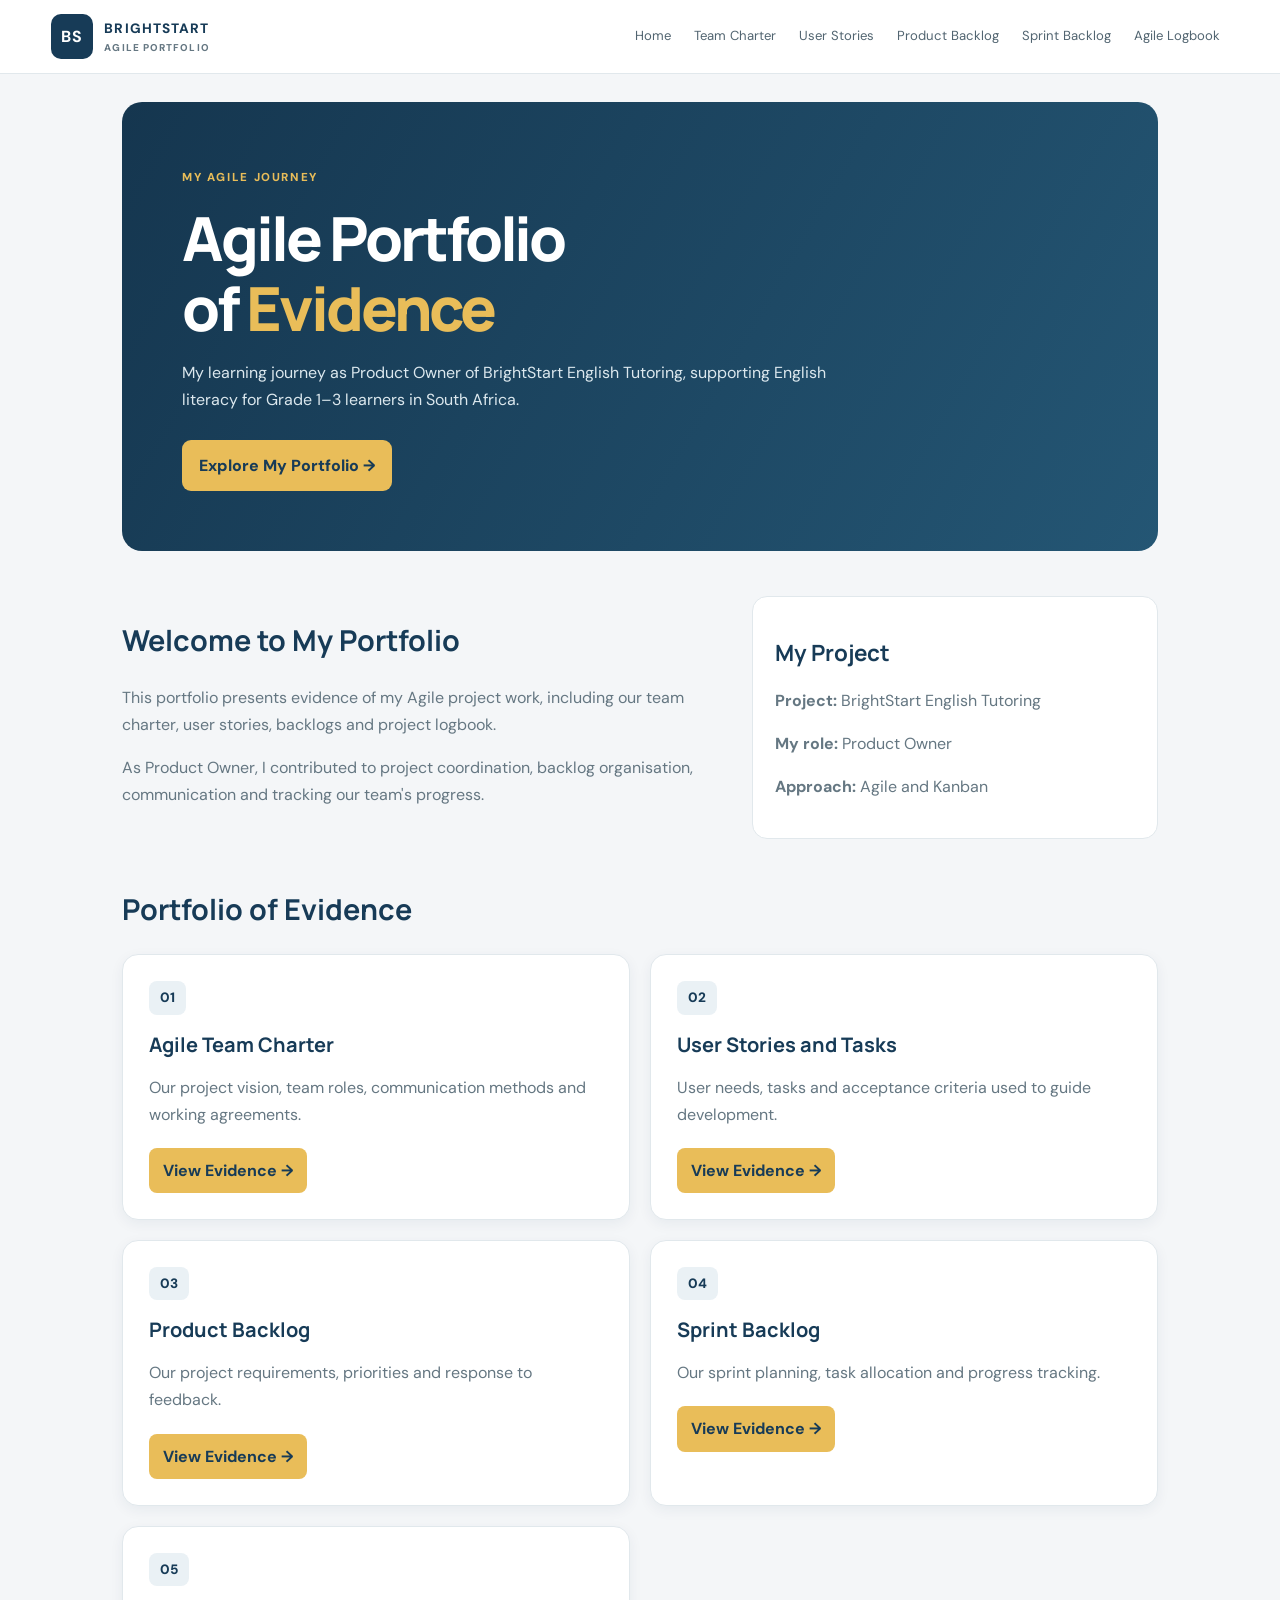
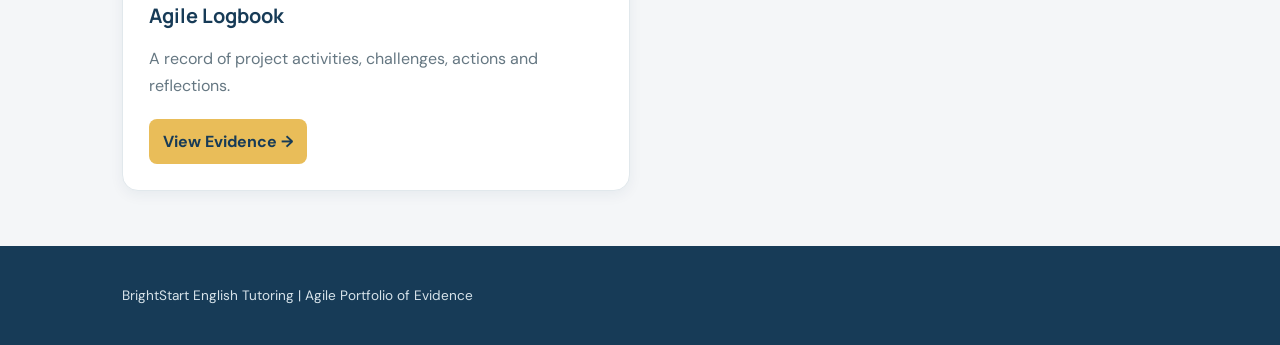
<file: index.html>
<!DOCTYPE html>
<html lang="en">
<head>
    <meta charset="UTF-8">
    <meta name="viewport" content="width=device-width, initial-scale=1.0">
    <title>Agile Portfolio of Evidence | BrightStart</title>
    <link rel="stylesheet" href="style.css">
</head>
<body>

    <header>
        <a href="index.html" class="brand">
            <b>BS</b>
            <span>
                BRIGHTSTART
                <small>AGILE PORTFOLIO</small>
            </span>
        </a>

        <nav>
            <a href="index.html">Home</a>
            <a href="charter.html">Team Charter</a>
            <a href="user-stories.html">User Stories</a>
            <a href="product-backlog.html">Product Backlog</a>
            <a href="sprint-backlog.html">Sprint Backlog</a>
            <a href="logbook.html">Agile Logbook</a>
        </nav>
    </header>

    <main>
        <section class="hero">
            <small>MY AGILE JOURNEY</small>
            <h1>Agile Portfolio<br>of <em>Evidence</em></h1>
            <p>
                My learning journey as Product Owner of BrightStart English
                Tutoring, supporting English literacy for Grade 1–3 learners
                in South Africa.
            </p>
            <a href="#portfolio" class="button">Explore My Portfolio →</a>
        </section>

        <section class="intro">
            <div>
                <h2>Welcome to My Portfolio</h2>
                <p>
                    This portfolio presents evidence of my Agile project work,
                    including our team charter, user stories, backlogs and
                    project logbook.
                </p>
                <p>
                    As Product Owner, I contributed to project coordination,
                    backlog organisation, communication and tracking our
                    team's progress.
                </p>
            </div>

            <aside>
                <h2>My Project</h2>
                <p><strong>Project:</strong> BrightStart English Tutoring</p>
                <p><strong>My role:</strong> Product Owner</p>
                <p><strong>Approach:</strong> Agile and Kanban</p>
            </aside>
        </section>

        <h2 class="section-title" id="portfolio">Portfolio of Evidence</h2>

        <section class="card-grid">
            <article class="portfolio-card">
                <span class="card-number">01</span>
                <h3>Agile Team Charter</h3>
                <p>Our project vision, team roles, communication methods and working agreements.</p>
                <a class="card-link" href="charter.html">View Evidence →</a>
            </article>

            <article class="portfolio-card">
                <span class="card-number">02</span>
                <h3>User Stories and Tasks</h3>
                <p>User needs, tasks and acceptance criteria used to guide development.</p>
                <a class="card-link" href="user-stories.html">View Evidence →</a>
            </article>

            <article class="portfolio-card">
                <span class="card-number">03</span>
                <h3>Product Backlog</h3>
                <p>Our project requirements, priorities and response to feedback.</p>
                <a class="card-link" href="product-backlog.html">View Evidence →</a>
            </article>

            <article class="portfolio-card">
                <span class="card-number">04</span>
                <h3>Sprint Backlog</h3>
                <p>Our sprint planning, task allocation and progress tracking.</p>
                <a class="card-link" href="sprint-backlog.html">View Evidence →</a>
            </article>

            <article class="portfolio-card">
                <span class="card-number">05</span>
                <h3>Agile Logbook</h3>
                <p>A record of project activities, challenges, actions and reflections.</p>
                <a class="card-link" href="logbook.html">View Evidence →</a>
            </article>
        </section>
    </main>

    <footer>
        <p>BrightStart English Tutoring | Agile Portfolio of Evidence</p>
    </footer>

</body>
</html>
</file>
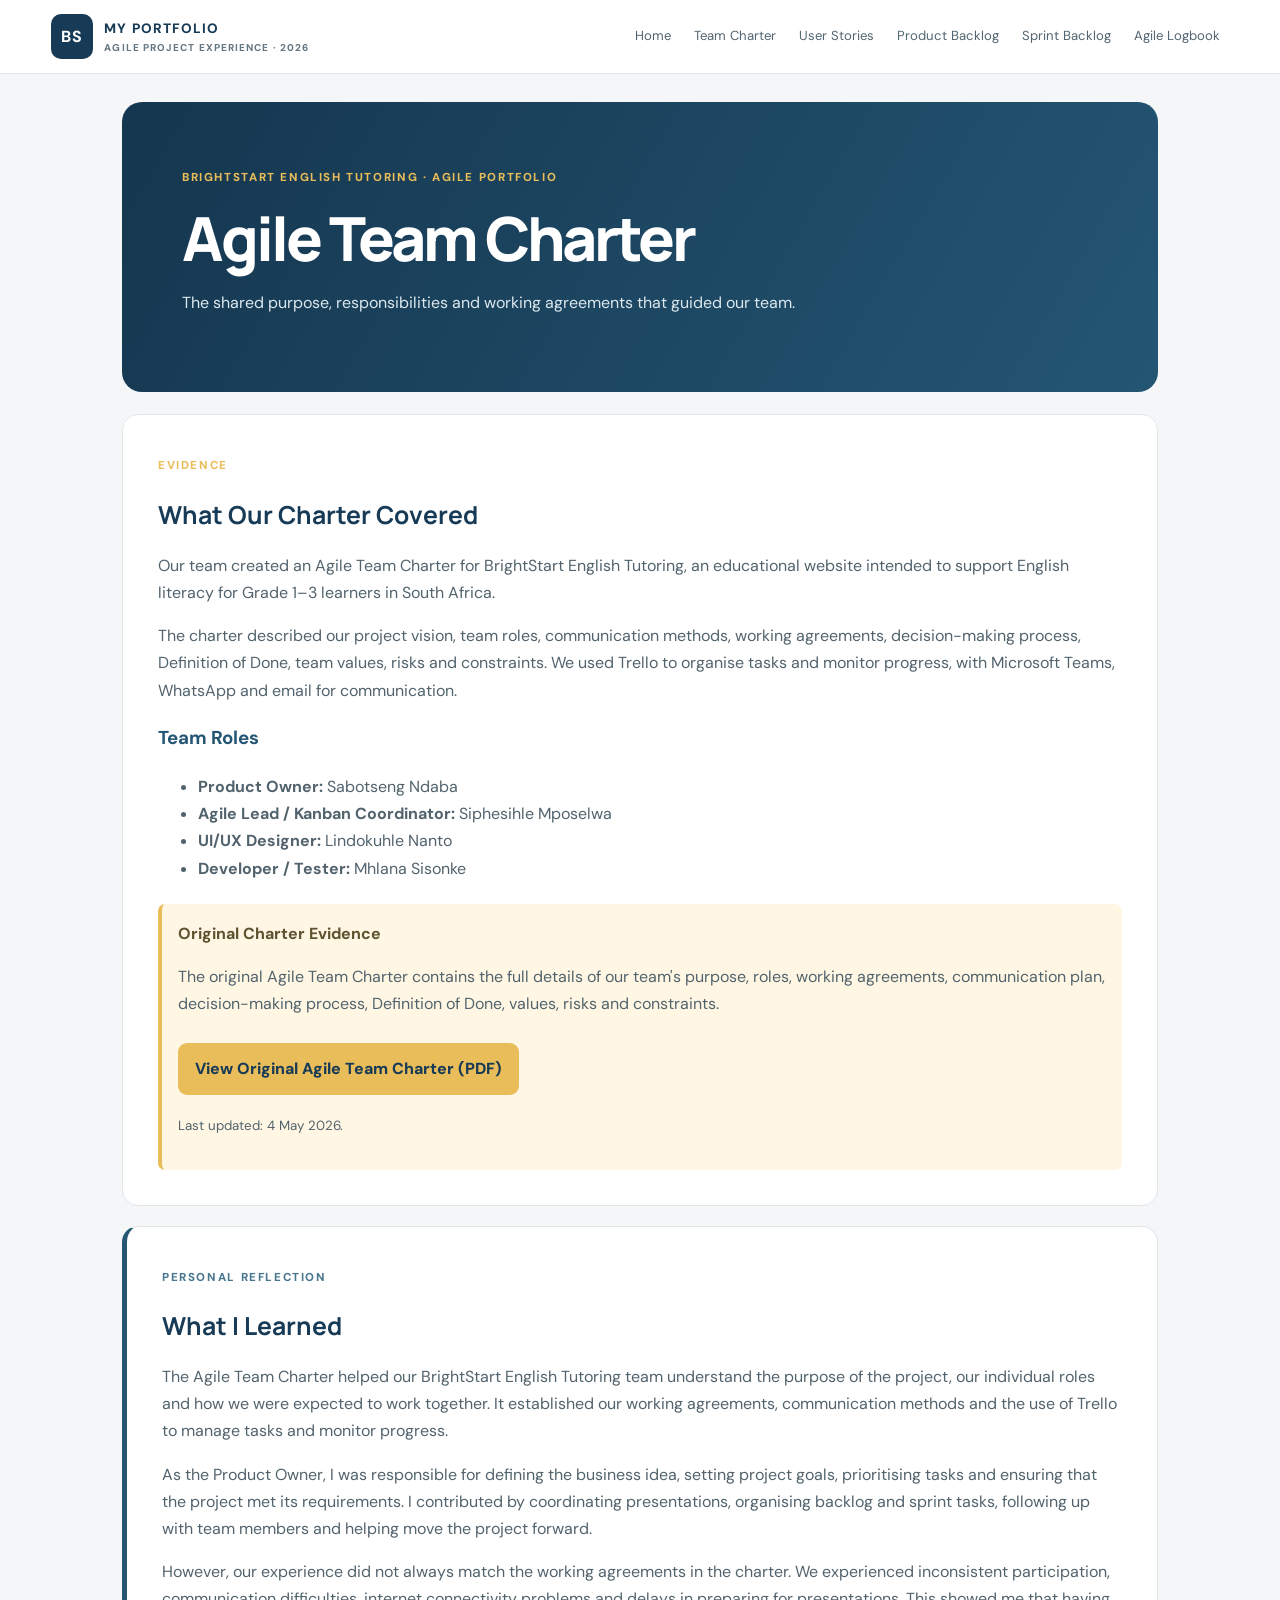
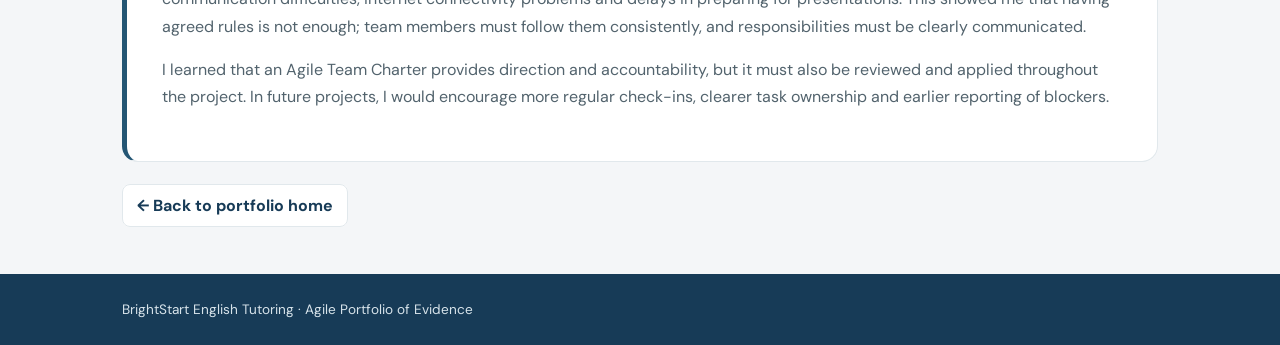
<file: charter.html>
<!doctype html>
<html lang="en">
<head>
    <meta charset="utf-8">
    <meta name="viewport" content="width=device-width, initial-scale=1">
    <title>Agile Team Charter | BrightStart Portfolio</title>
    <link rel="stylesheet" href="style.css">
</head>
<body>

    <header>
        <a class="brand" href="index.html">
            <b>BS</b>
            <span>
                MY PORTFOLIO
                <small>AGILE PROJECT EXPERIENCE · 2026</small>
            </span>
        </a>

        <nav>
            <a href="index.html">Home</a>
            <a href="charter.html">Team Charter</a>
            <a href="user-stories.html">User Stories</a>
            <a href="product-backlog.html">Product Backlog</a>
            <a href="sprint-backlog.html">Sprint Backlog</a>
            <a href="logbook.html">Agile Logbook</a>
        </nav>
    </header>

    <main>
        <section class="hero">
            <small>BRIGHTSTART ENGLISH TUTORING · AGILE PORTFOLIO</small>
            <h1>Agile Team Charter</h1>
            <p>
                The shared purpose, responsibilities and working agreements
                that guided our team.
            </p>
        </section>

        <section class="panel">
            <small>EVIDENCE</small>
            <h2>What Our Charter Covered</h2>

            <p>
                Our team created an Agile Team Charter for BrightStart English
                Tutoring, an educational website intended to support English
                literacy for Grade 1–3 learners in South Africa.
            </p>

            <p>
                The charter described our project vision, team roles,
                communication methods, working agreements, decision-making
                process, Definition of Done, team values, risks and constraints.
                We used Trello to organise tasks and monitor progress, with
                Microsoft Teams, WhatsApp and email for communication.
            </p>

            <h3>Team Roles</h3>

            <ul>
                <li>
                    <b>Product Owner:</b> Sabotseng Ndaba
                </li>
                <li>
                    <b>Agile Lead / Kanban Coordinator:</b>
                    Siphesihle Mposelwa
                </li>
                <li>
                    <b>UI/UX Designer:</b> Lindokuhle Nanto
                </li>
                <li>
                    <b>Developer / Tester:</b> Mhlana Sisonke
                </li>
            </ul>

            <div class="note">
                <b>Original Charter Evidence</b>

                <p>
                    The original Agile Team Charter contains the full details
                    of our team's purpose, roles, working agreements,
                    communication plan, decision-making process, Definition
                    of Done, values, risks and constraints.
                </p>

                <p>
                    <a
                        class="button"
                        href="https://sabotseng-ndaba.github.io/agile-team-charter.pdf"
                        target="_blank"
                        rel="noopener"
                    >
                        View Original Agile Team Charter (PDF)
                    </a>
                </p>

                <p>
                    <small>
                        Last updated: 4 May 2026.
                    </small>
                </p>
            </div>
        </section>

        <section class="reflection">
            <small>PERSONAL REFLECTION</small>
            <h2>What I Learned</h2>

            <p>
                The Agile Team Charter helped our BrightStart English Tutoring
                team understand the purpose of the project, our individual
                roles and how we were expected to work together. It established
                our working agreements, communication methods and the use of
                Trello to manage tasks and monitor progress.
            </p>

            <p>
                As the Product Owner, I was responsible for defining the
                business idea, setting project goals, prioritising tasks and
                ensuring that the project met its requirements. I contributed
                by coordinating presentations, organising backlog and sprint
                tasks, following up with team members and helping move the
                project forward.
            </p>

            <p>
                However, our experience did not always match the working
                agreements in the charter. We experienced inconsistent
                participation, communication difficulties, internet
                connectivity problems and delays in preparing for
                presentations. This showed me that having agreed rules is not
                enough; team members must follow them consistently, and
                responsibilities must be clearly communicated.
            </p>

            <p>
                I learned that an Agile Team Charter provides direction and
                accountability, but it must also be reviewed and applied
                throughout the project. In future projects, I would encourage
                more regular check-ins, clearer task ownership and earlier
                reporting of blockers.
            </p>
        </section>

        <p class="back">
            <a href="index.html">← Back to portfolio home</a>
        </p>
    </main>

    <footer>
        BrightStart English Tutoring · Agile Portfolio of Evidence
    </footer>

</body>
</html>
</file>
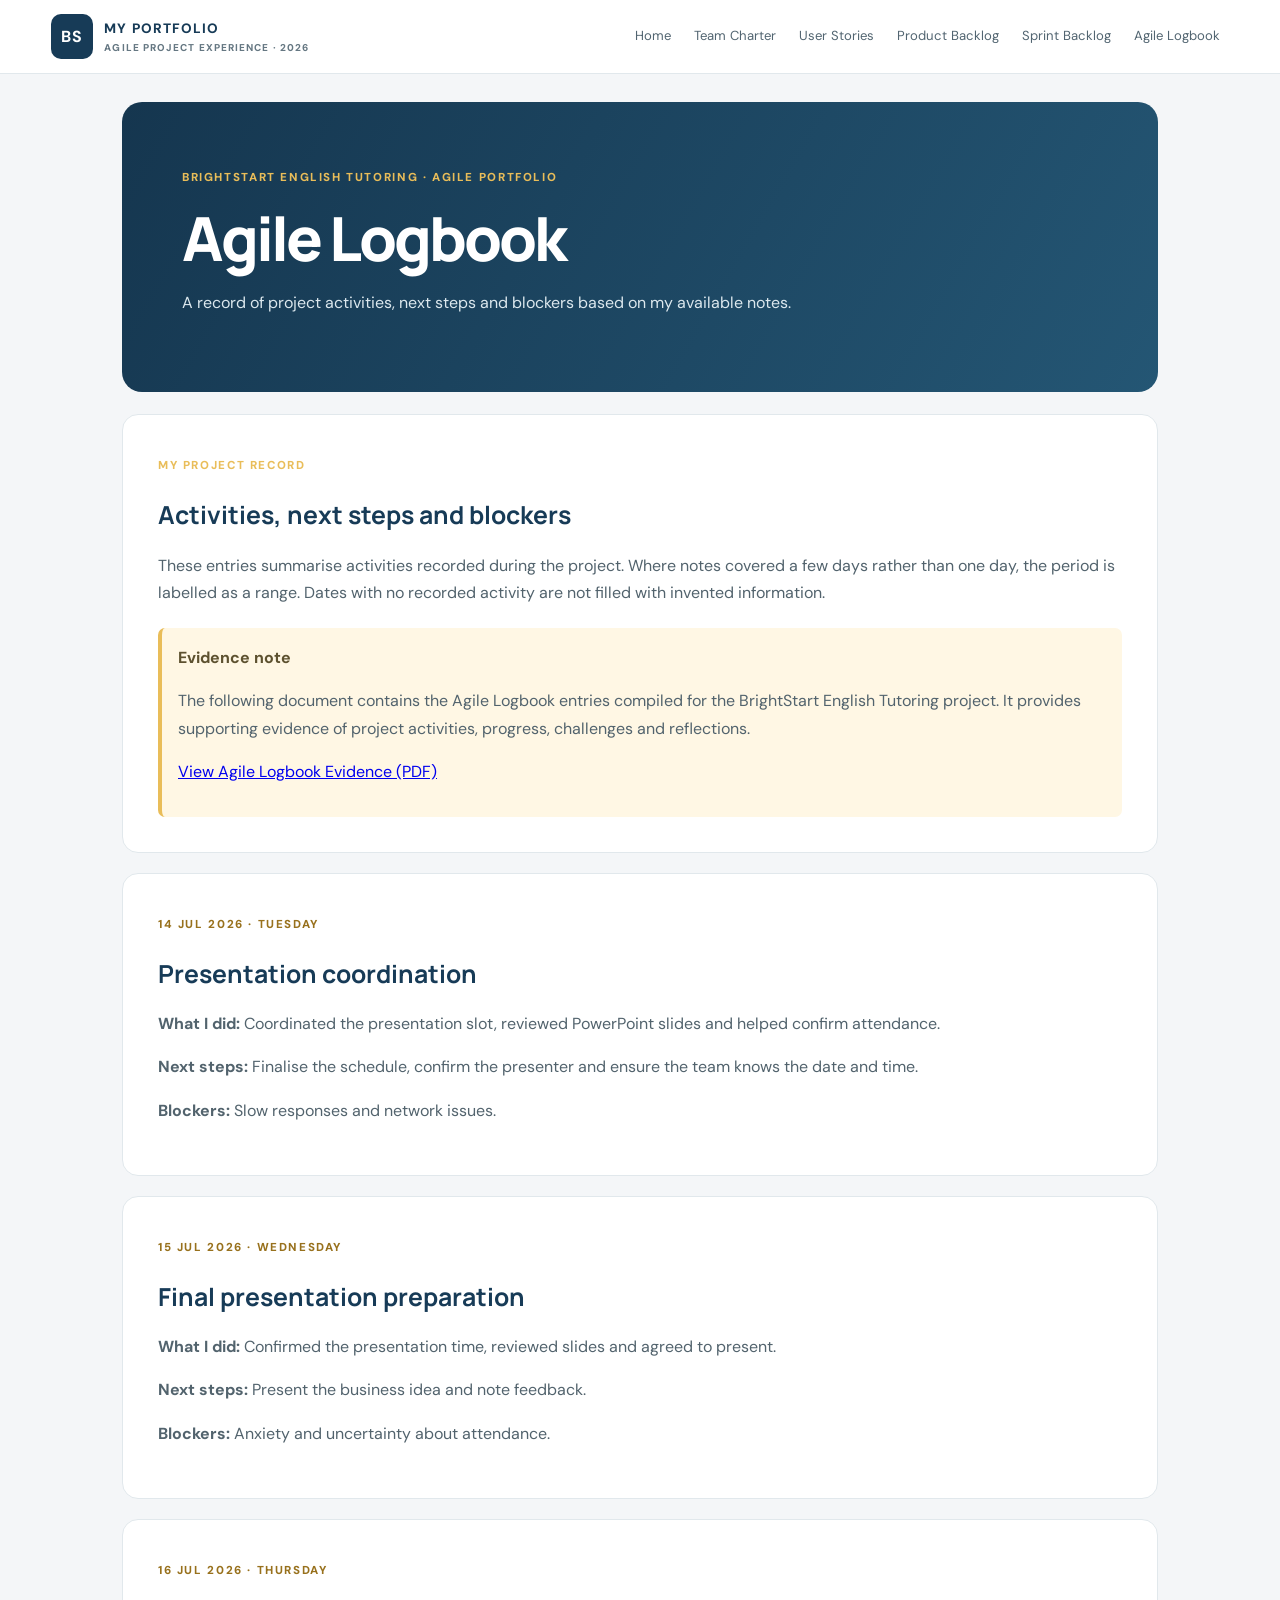
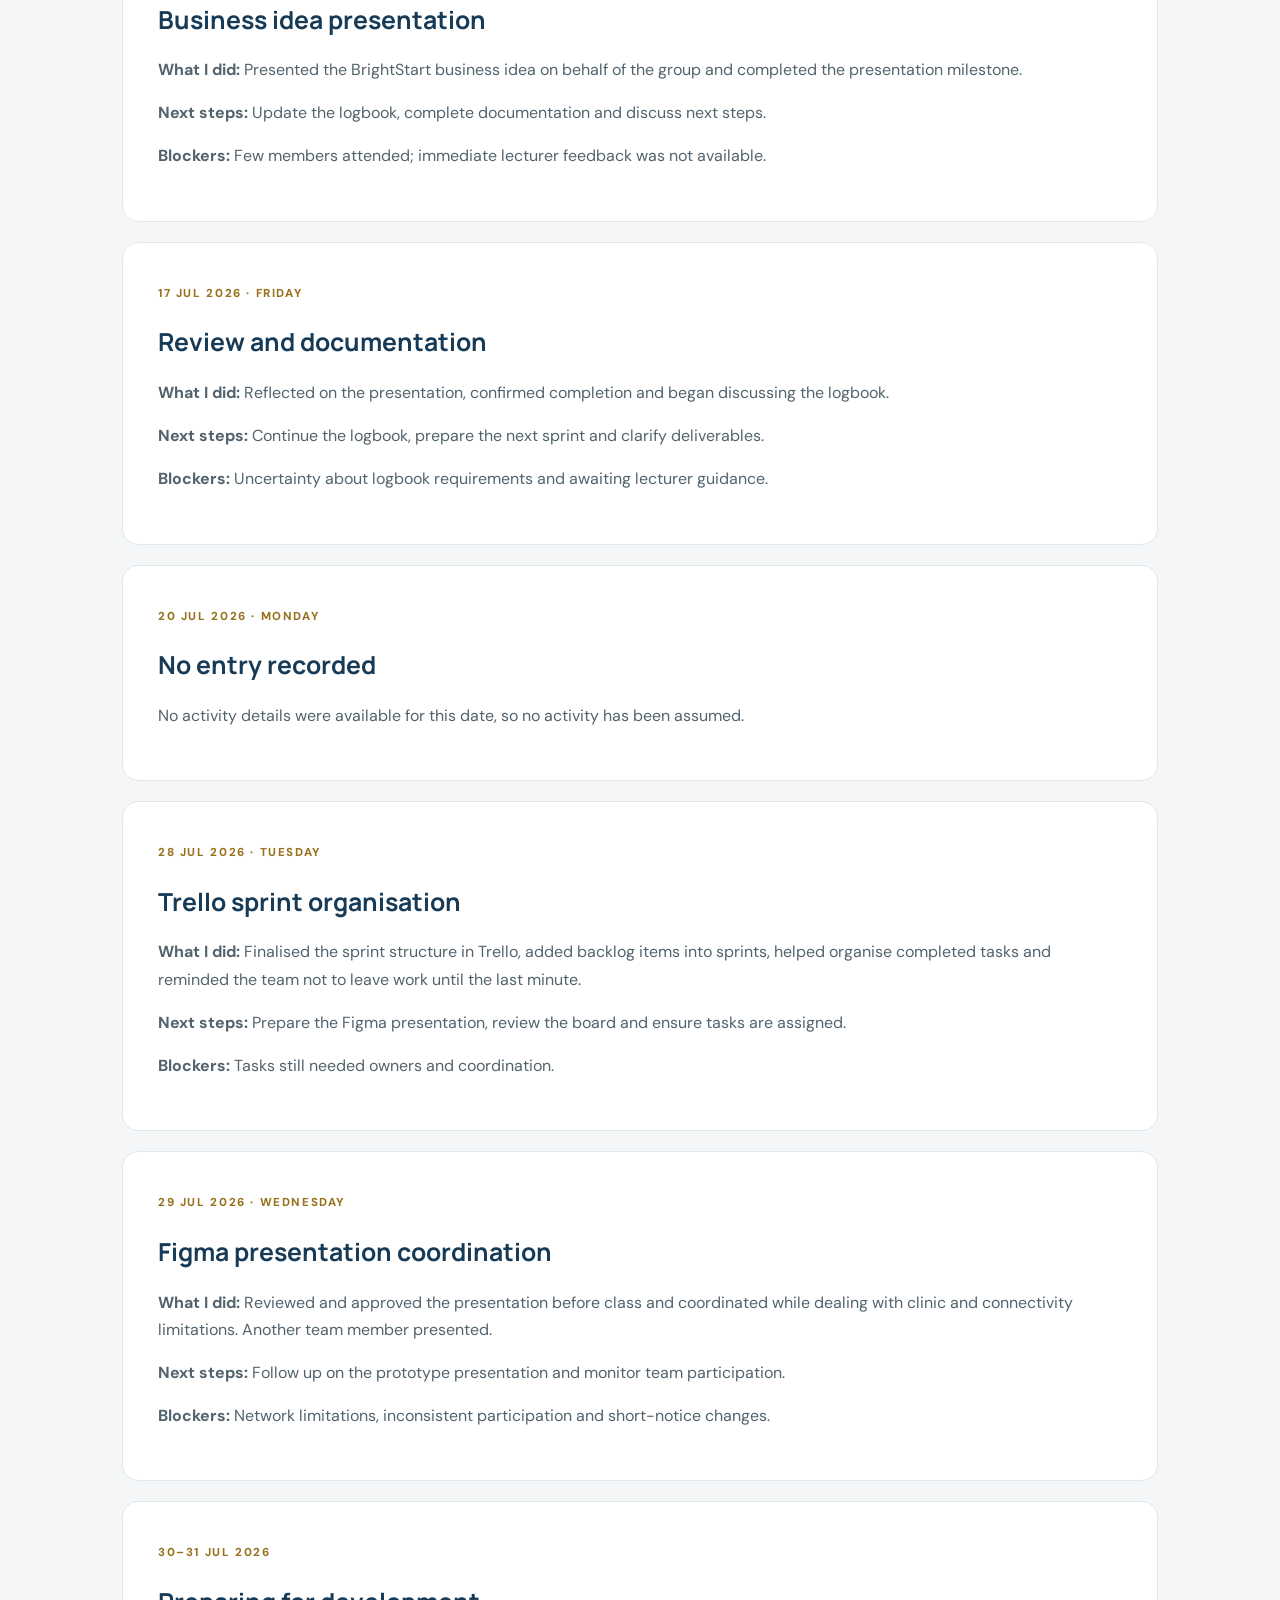
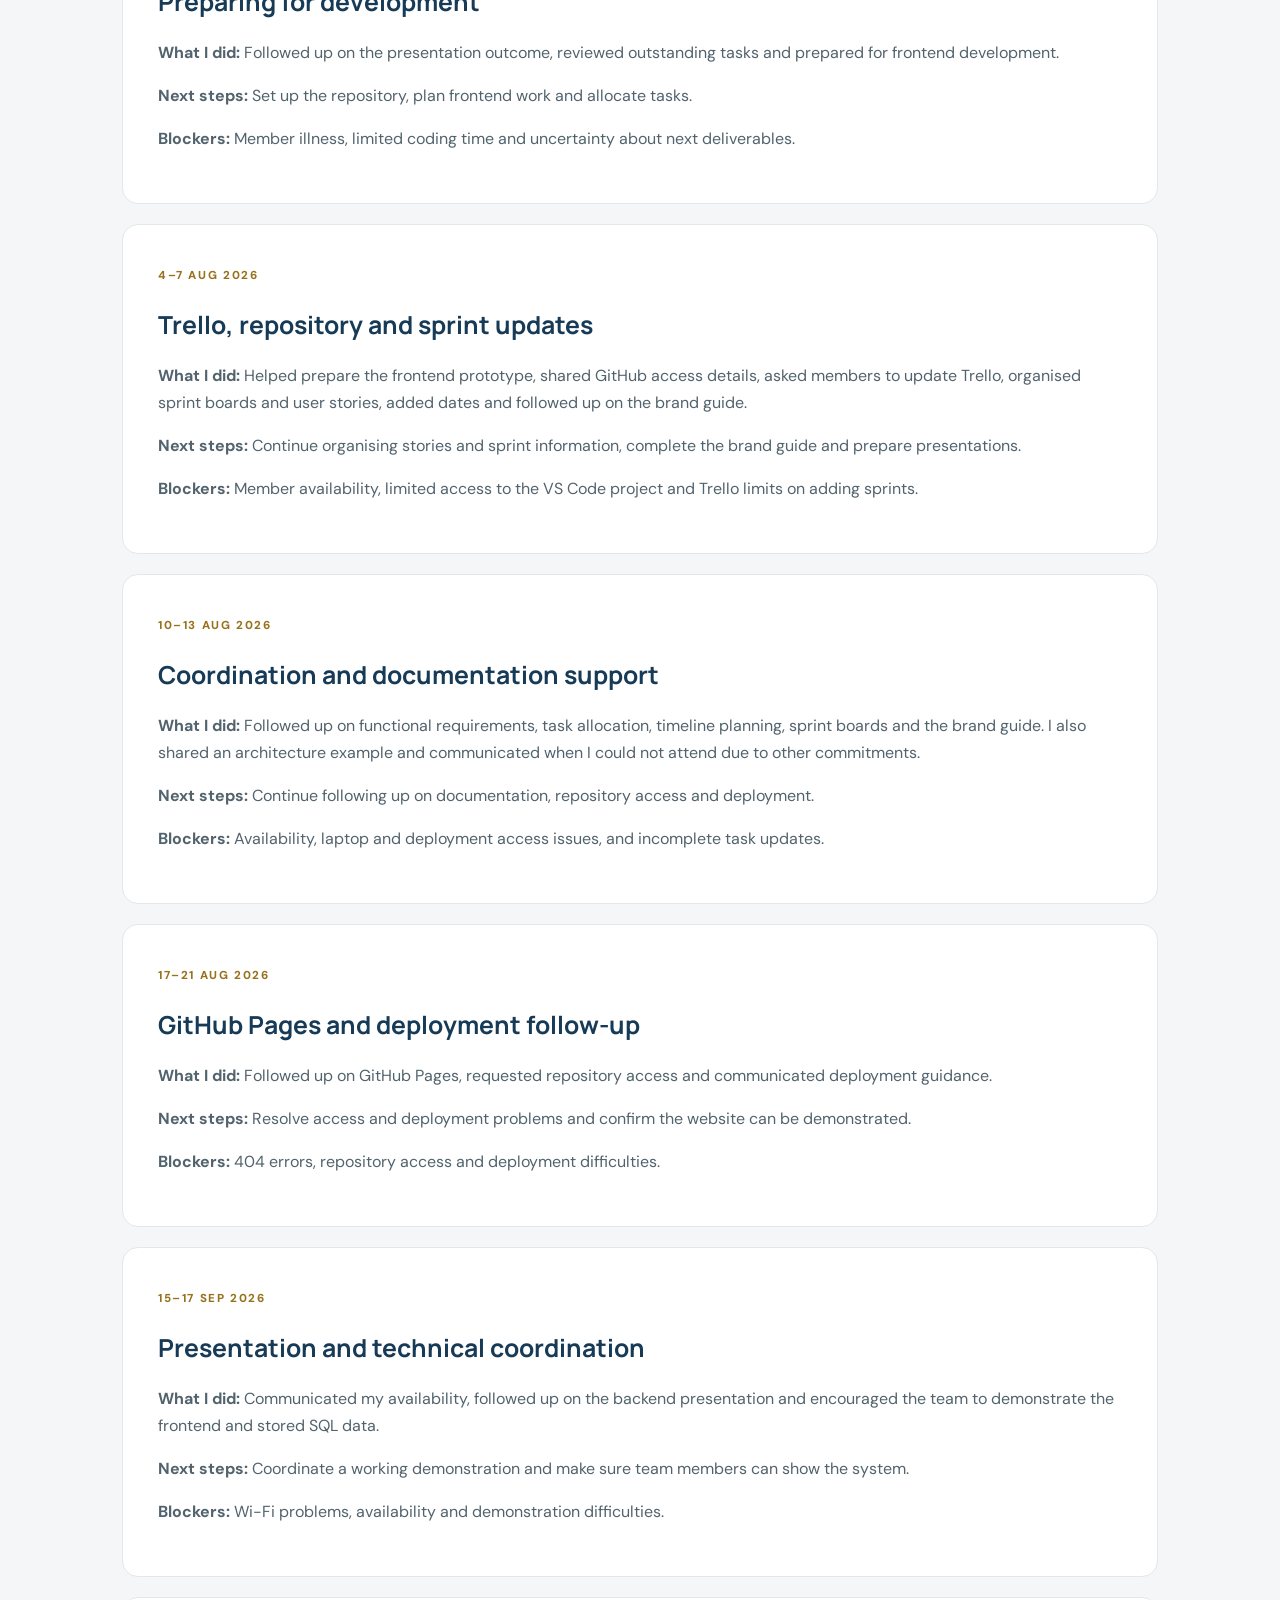
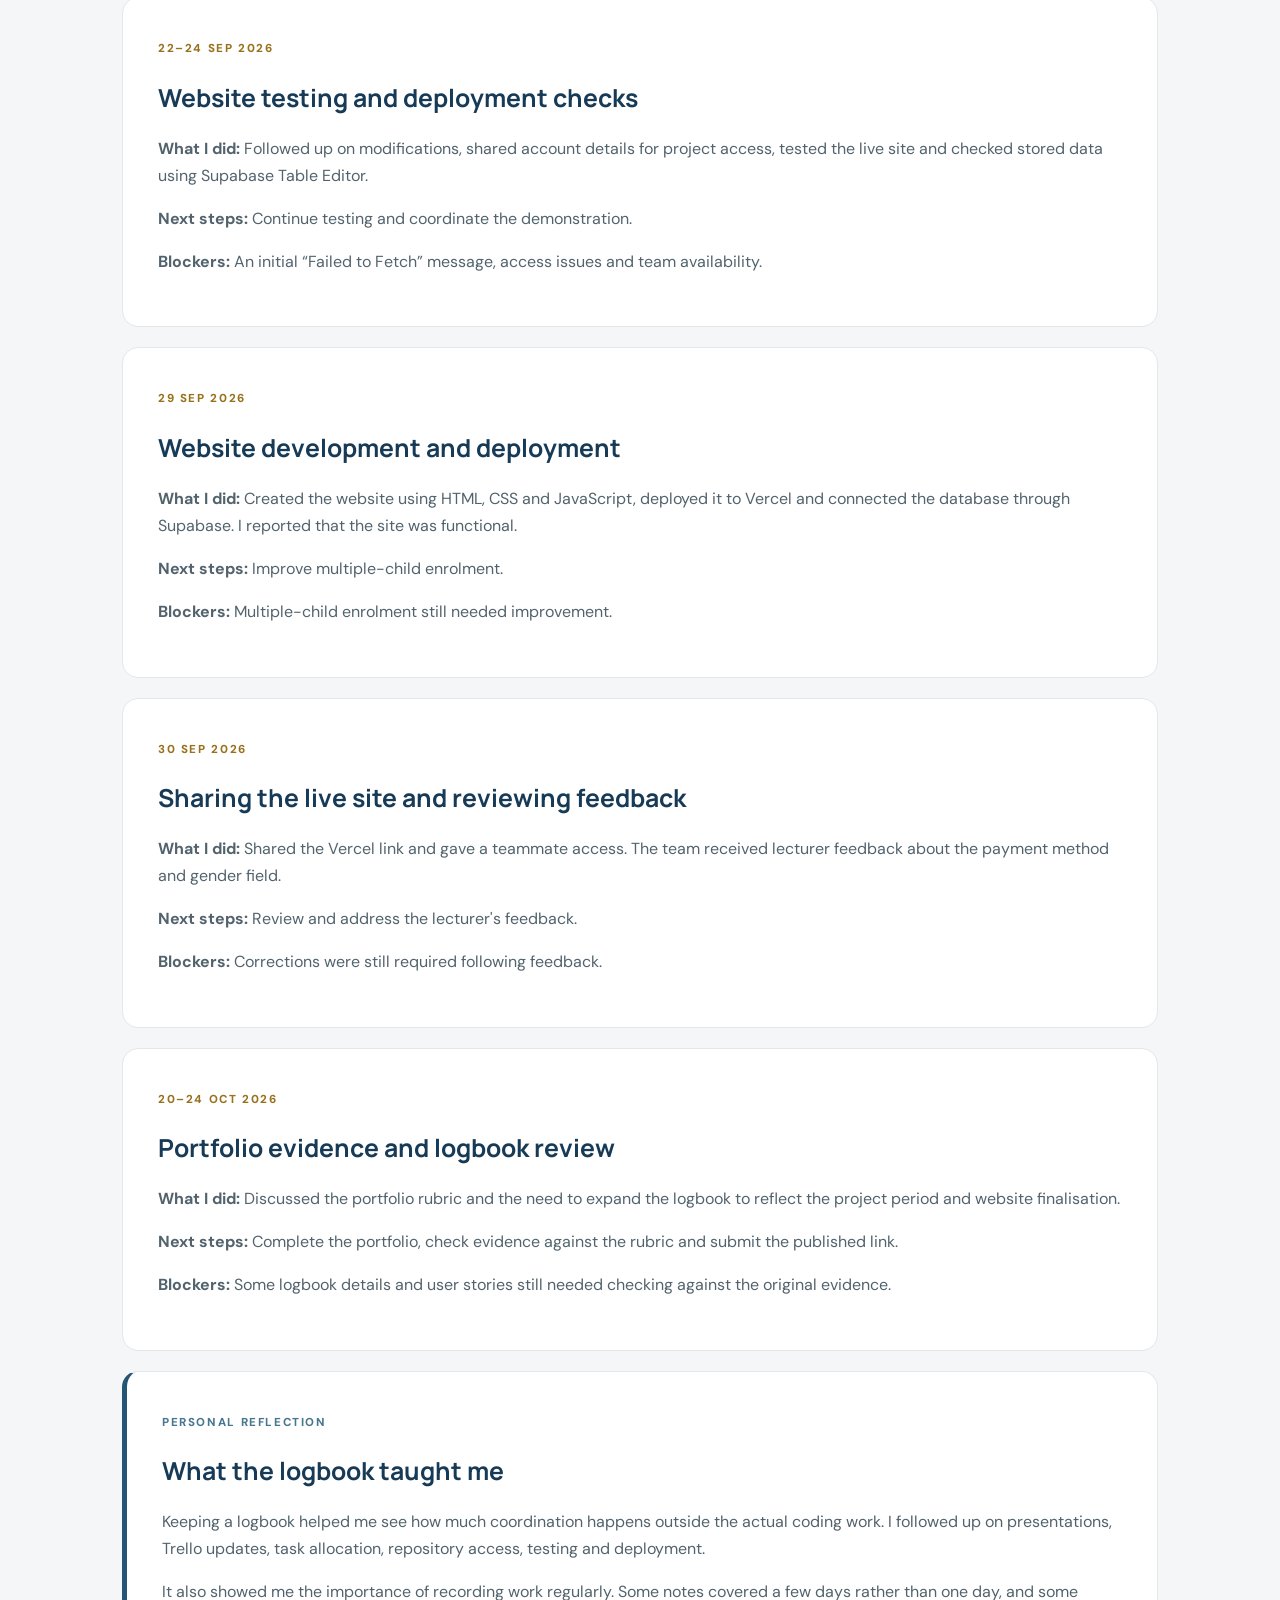
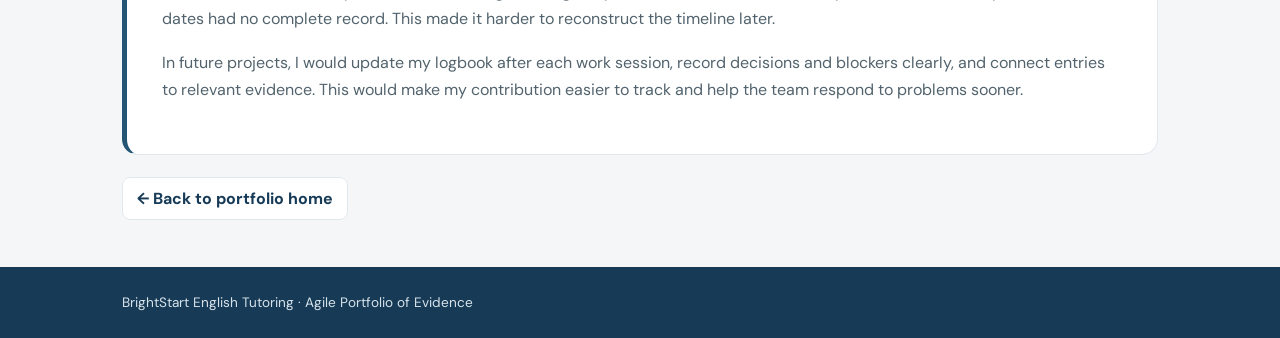
<file: logbook.html>
<!doctype html>
<html lang="en">
<head>
    <meta charset="utf-8">
    <meta name="viewport" content="width=device-width, initial-scale=1">
    <title>Agile Logbook | BrightStart Portfolio</title>
    <link rel="stylesheet" href="style.css">
</head>
<body>

    <header>
        <a class="brand" href="index.html">
            <b>BS</b>
            <span>
                MY PORTFOLIO
                <small>AGILE PROJECT EXPERIENCE · 2026</small>
            </span>
        </a>

        <nav>
            <a href="index.html">Home</a>
            <a href="charter.html">Team Charter</a>
            <a href="user-stories.html">User Stories</a>
            <a href="product-backlog.html">Product Backlog</a>
            <a href="sprint-backlog.html">Sprint Backlog</a>
            <a href="logbook.html">Agile Logbook</a>
        </nav>
    </header>

    <main>
        <section class="hero">
            <small>BRIGHTSTART ENGLISH TUTORING · AGILE PORTFOLIO</small>
            <h1>Agile Logbook</h1>
            <p>A record of project activities, next steps and blockers based on my available notes.</p>
        </section>

        <section class="panel">
            <small>MY PROJECT RECORD</small>
            <h2>Activities, next steps and blockers</h2>

            <p>
                These entries summarise activities recorded during the project.
                Where notes covered a few days rather than one day, the period
                is labelled as a range. Dates with no recorded activity are
                not filled with invented information.
            </p>

            <div class="note">
                <b>Evidence note</b>
                <p>
                    The following document contains the Agile Logbook entries
                    compiled for the BrightStart English Tutoring project.
                    It provides supporting evidence of project activities,
                    progress, challenges and reflections.
                </p>
                <p>
                    <a href="evidence/agile-logbook/agile-logbook-evidence.pdf"
                       target="_blank" rel="noopener noreferrer">
                        View Agile Logbook Evidence (PDF)
                    </a>
                </p>
            </div>
        </section>

        <section class="log">
            <small>14 JUL 2026 · TUESDAY</small>
            <h2>Presentation coordination</h2>
            <p><b>What I did:</b> Coordinated the presentation slot, reviewed PowerPoint slides and helped confirm attendance.</p>
            <p><b>Next steps:</b> Finalise the schedule, confirm the presenter and ensure the team knows the date and time.</p>
            <p><b>Blockers:</b> Slow responses and network issues.</p>
        </section>

        <section class="log">
            <small>15 JUL 2026 · WEDNESDAY</small>
            <h2>Final presentation preparation</h2>
            <p><b>What I did:</b> Confirmed the presentation time, reviewed slides and agreed to present.</p>
            <p><b>Next steps:</b> Present the business idea and note feedback.</p>
            <p><b>Blockers:</b> Anxiety and uncertainty about attendance.</p>
        </section>

        <section class="log">
            <small>16 JUL 2026 · THURSDAY</small>
            <h2>Business idea presentation</h2>
            <p><b>What I did:</b> Presented the BrightStart business idea on behalf of the group and completed the presentation milestone.</p>
            <p><b>Next steps:</b> Update the logbook, complete documentation and discuss next steps.</p>
            <p><b>Blockers:</b> Few members attended; immediate lecturer feedback was not available.</p>
        </section>

        <section class="log">
            <small>17 JUL 2026 · FRIDAY</small>
            <h2>Review and documentation</h2>
            <p><b>What I did:</b> Reflected on the presentation, confirmed completion and began discussing the logbook.</p>
            <p><b>Next steps:</b> Continue the logbook, prepare the next sprint and clarify deliverables.</p>
            <p><b>Blockers:</b> Uncertainty about logbook requirements and awaiting lecturer guidance.</p>
        </section>

        <section class="log">
            <small>20 JUL 2026 · MONDAY</small>
            <h2>No entry recorded</h2>
            <p>No activity details were available for this date, so no activity has been assumed.</p>
        </section>

        <section class="log">
            <small>28 JUL 2026 · TUESDAY</small>
            <h2>Trello sprint organisation</h2>
            <p><b>What I did:</b> Finalised the sprint structure in Trello, added backlog items into sprints, helped organise completed tasks and reminded the team not to leave work until the last minute.</p>
            <p><b>Next steps:</b> Prepare the Figma presentation, review the board and ensure tasks are assigned.</p>
            <p><b>Blockers:</b> Tasks still needed owners and coordination.</p>
        </section>

        <section class="log">
            <small>29 JUL 2026 · WEDNESDAY</small>
            <h2>Figma presentation coordination</h2>
            <p><b>What I did:</b> Reviewed and approved the presentation before class and coordinated while dealing with clinic and connectivity limitations. Another team member presented.</p>
            <p><b>Next steps:</b> Follow up on the prototype presentation and monitor team participation.</p>
            <p><b>Blockers:</b> Network limitations, inconsistent participation and short-notice changes.</p>
        </section>

        <section class="log">
            <small>30–31 JUL 2026</small>
            <h2>Preparing for development</h2>
            <p><b>What I did:</b> Followed up on the presentation outcome, reviewed outstanding tasks and prepared for frontend development.</p>
            <p><b>Next steps:</b> Set up the repository, plan frontend work and allocate tasks.</p>
            <p><b>Blockers:</b> Member illness, limited coding time and uncertainty about next deliverables.</p>
        </section>

        <section class="log">
            <small>4–7 AUG 2026</small>
            <h2>Trello, repository and sprint updates</h2>
            <p><b>What I did:</b> Helped prepare the frontend prototype, shared GitHub access details, asked members to update Trello, organised sprint boards and user stories, added dates and followed up on the brand guide.</p>
            <p><b>Next steps:</b> Continue organising stories and sprint information, complete the brand guide and prepare presentations.</p>
            <p><b>Blockers:</b> Member availability, limited access to the VS Code project and Trello limits on adding sprints.</p>
        </section>

        <section class="log">
            <small>10–13 AUG 2026</small>
            <h2>Coordination and documentation support</h2>
            <p><b>What I did:</b> Followed up on functional requirements, task allocation, timeline planning, sprint boards and the brand guide. I also shared an architecture example and communicated when I could not attend due to other commitments.</p>
            <p><b>Next steps:</b> Continue following up on documentation, repository access and deployment.</p>
            <p><b>Blockers:</b> Availability, laptop and deployment access issues, and incomplete task updates.</p>
        </section>

        <section class="log">
            <small>17–21 AUG 2026</small>
            <h2>GitHub Pages and deployment follow-up</h2>
            <p><b>What I did:</b> Followed up on GitHub Pages, requested repository access and communicated deployment guidance.</p>
            <p><b>Next steps:</b> Resolve access and deployment problems and confirm the website can be demonstrated.</p>
            <p><b>Blockers:</b> 404 errors, repository access and deployment difficulties.</p>
        </section>

        <section class="log">
            <small>15–17 SEP 2026</small>
            <h2>Presentation and technical coordination</h2>
            <p><b>What I did:</b> Communicated my availability, followed up on the backend presentation and encouraged the team to demonstrate the frontend and stored SQL data.</p>
            <p><b>Next steps:</b> Coordinate a working demonstration and make sure team members can show the system.</p>
            <p><b>Blockers:</b> Wi-Fi problems, availability and demonstration difficulties.</p>
        </section>

        <section class="log">
            <small>22–24 SEP 2026</small>
            <h2>Website testing and deployment checks</h2>
            <p><b>What I did:</b> Followed up on modifications, shared account details for project access, tested the live site and checked stored data using Supabase Table Editor.</p>
            <p><b>Next steps:</b> Continue testing and coordinate the demonstration.</p>
            <p><b>Blockers:</b> An initial “Failed to Fetch” message, access issues and team availability.</p>
        </section>

        <section class="log">
            <small>29 SEP 2026</small>
            <h2>Website development and deployment</h2>
            <p><b>What I did:</b> Created the website using HTML, CSS and JavaScript, deployed it to Vercel and connected the database through Supabase. I reported that the site was functional.</p>
            <p><b>Next steps:</b> Improve multiple-child enrolment.</p>
            <p><b>Blockers:</b> Multiple-child enrolment still needed improvement.</p>
        </section>

        <section class="log">
            <small>30 SEP 2026</small>
            <h2>Sharing the live site and reviewing feedback</h2>
            <p><b>What I did:</b> Shared the Vercel link and gave a teammate access. The team received lecturer feedback about the payment method and gender field.</p>
            <p><b>Next steps:</b> Review and address the lecturer's feedback.</p>
            <p><b>Blockers:</b> Corrections were still required following feedback.</p>
        </section>

        <section class="log">
            <small>20–24 OCT 2026</small>
            <h2>Portfolio evidence and logbook review</h2>
            <p><b>What I did:</b> Discussed the portfolio rubric and the need to expand the logbook to reflect the project period and website finalisation.</p>
            <p><b>Next steps:</b> Complete the portfolio, check evidence against the rubric and submit the published link.</p>
            <p><b>Blockers:</b> Some logbook details and user stories still needed checking against the original evidence.</p>
        </section>

        <section class="reflection">
            <small>PERSONAL REFLECTION</small>
            <h2>What the logbook taught me</h2>

            <p>
                Keeping a logbook helped me see how much coordination happens
                outside the actual coding work. I followed up on presentations,
                Trello updates, task allocation, repository access, testing
                and deployment.
            </p>

            <p>
                It also showed me the importance of recording work regularly.
                Some notes covered a few days rather than one day, and some
                dates had no complete record. This made it harder to
                reconstruct the timeline later.
            </p>

            <p>
                In future projects, I would update my logbook after each work
                session, record decisions and blockers clearly, and connect
                entries to relevant evidence. This would make my contribution
                easier to track and help the team respond to problems sooner.
            </p>
        </section>

        <p class="back">
            <a href="index.html">← Back to portfolio home</a>
        </p>
    </main>

    <footer>
        BrightStart English Tutoring · Agile Portfolio of Evidence
    </footer>

</body>
</html>
</file>
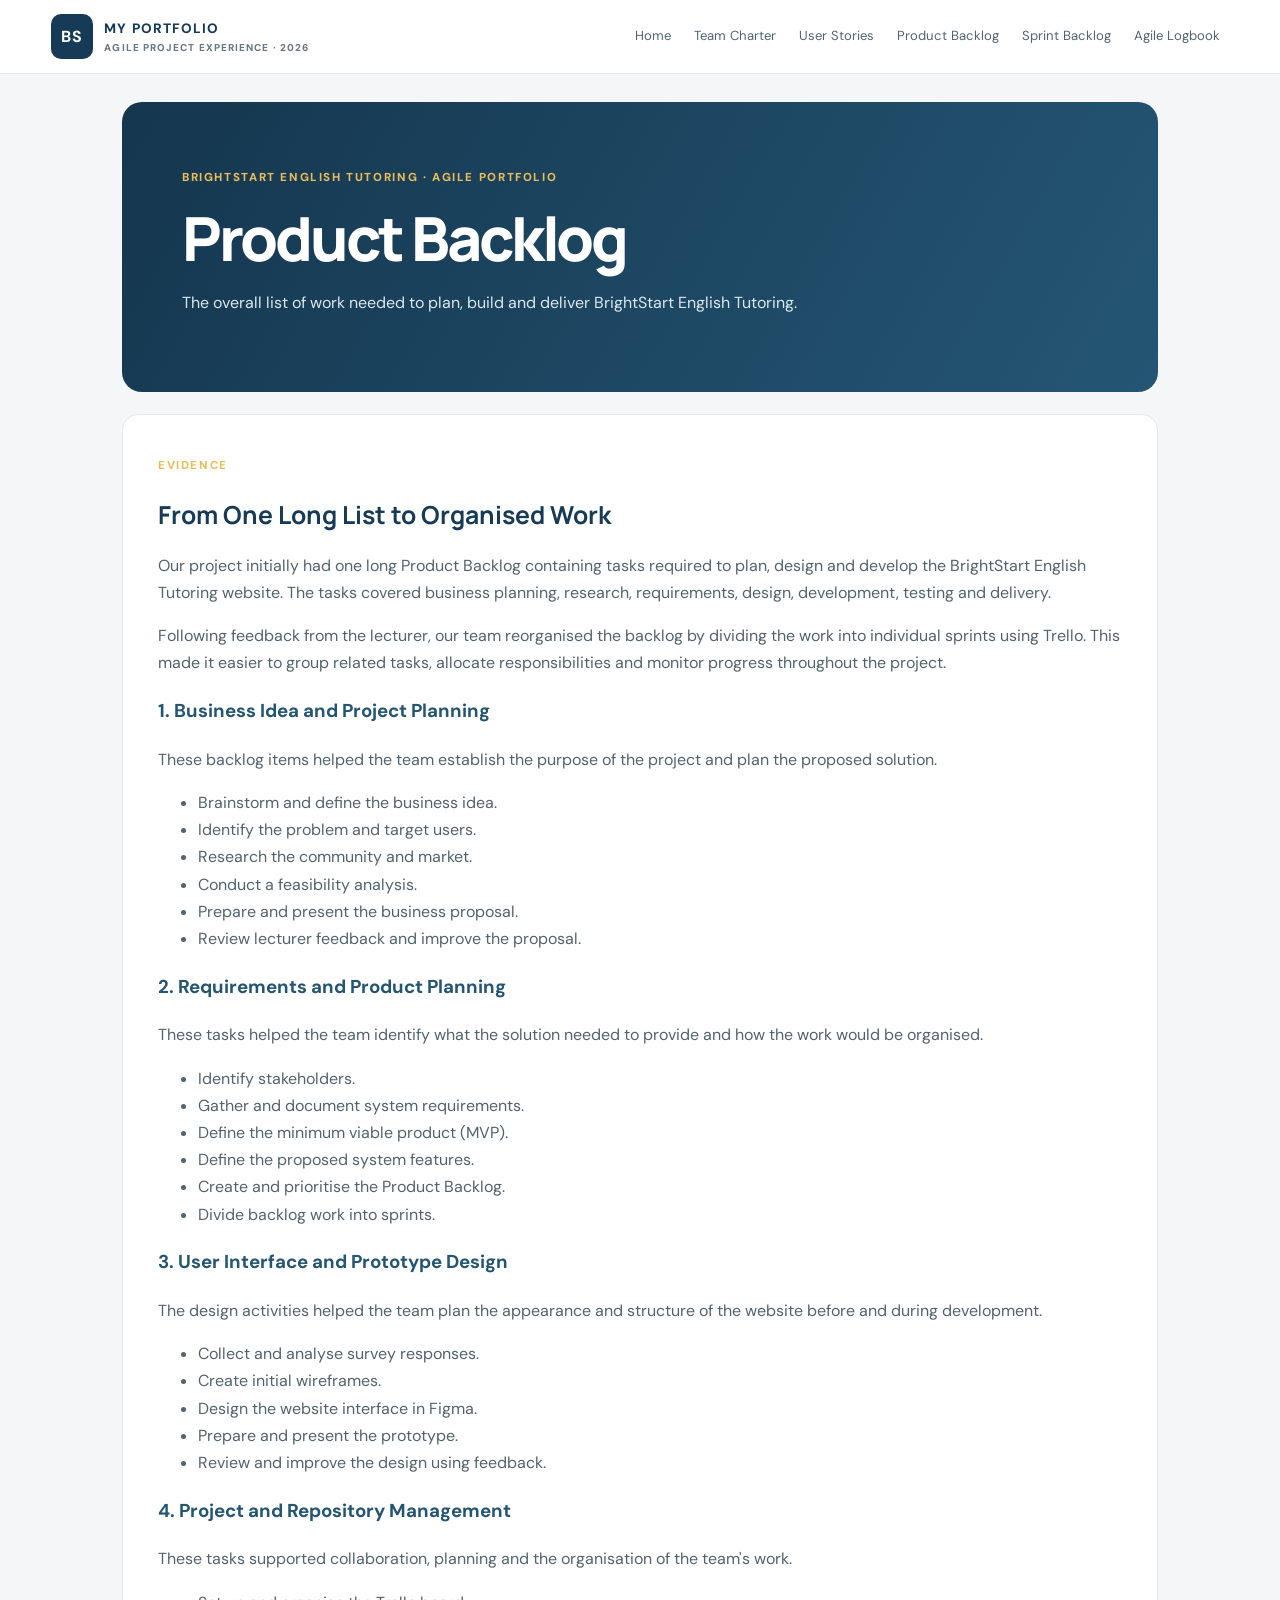
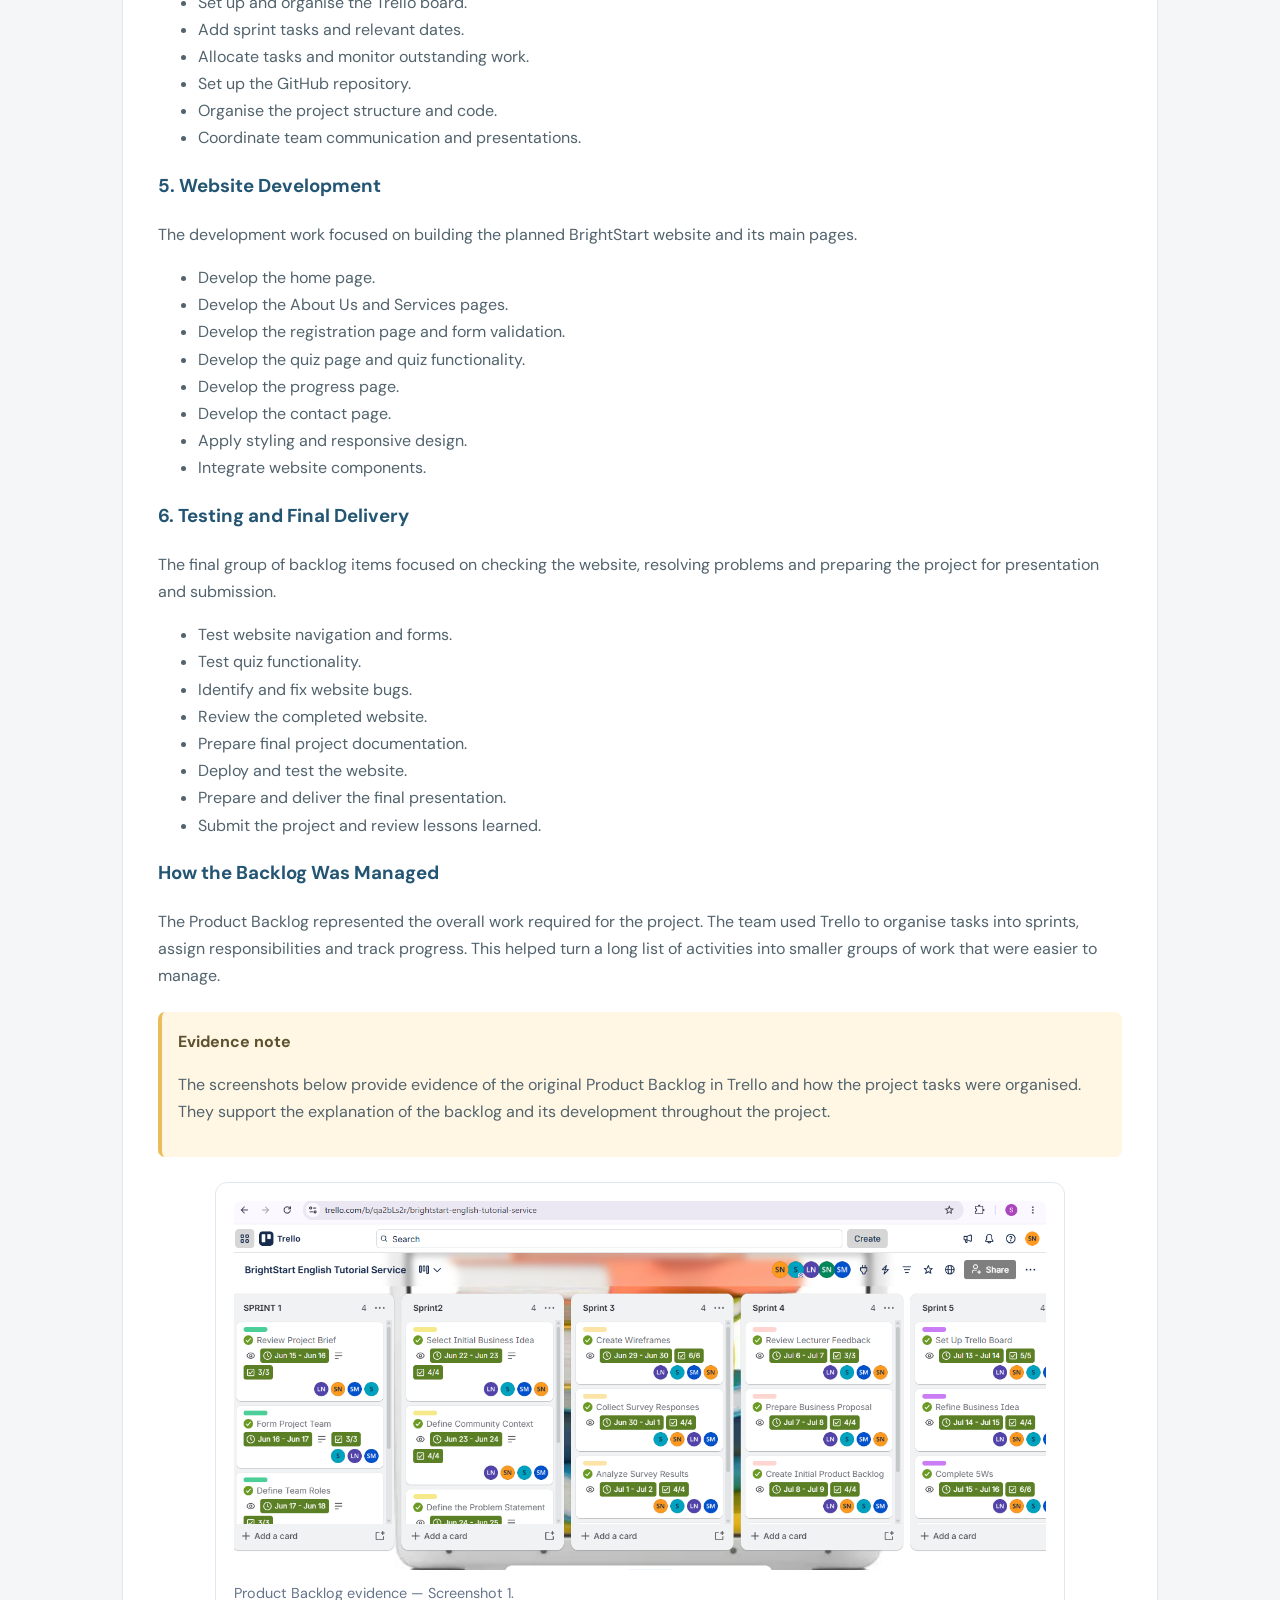
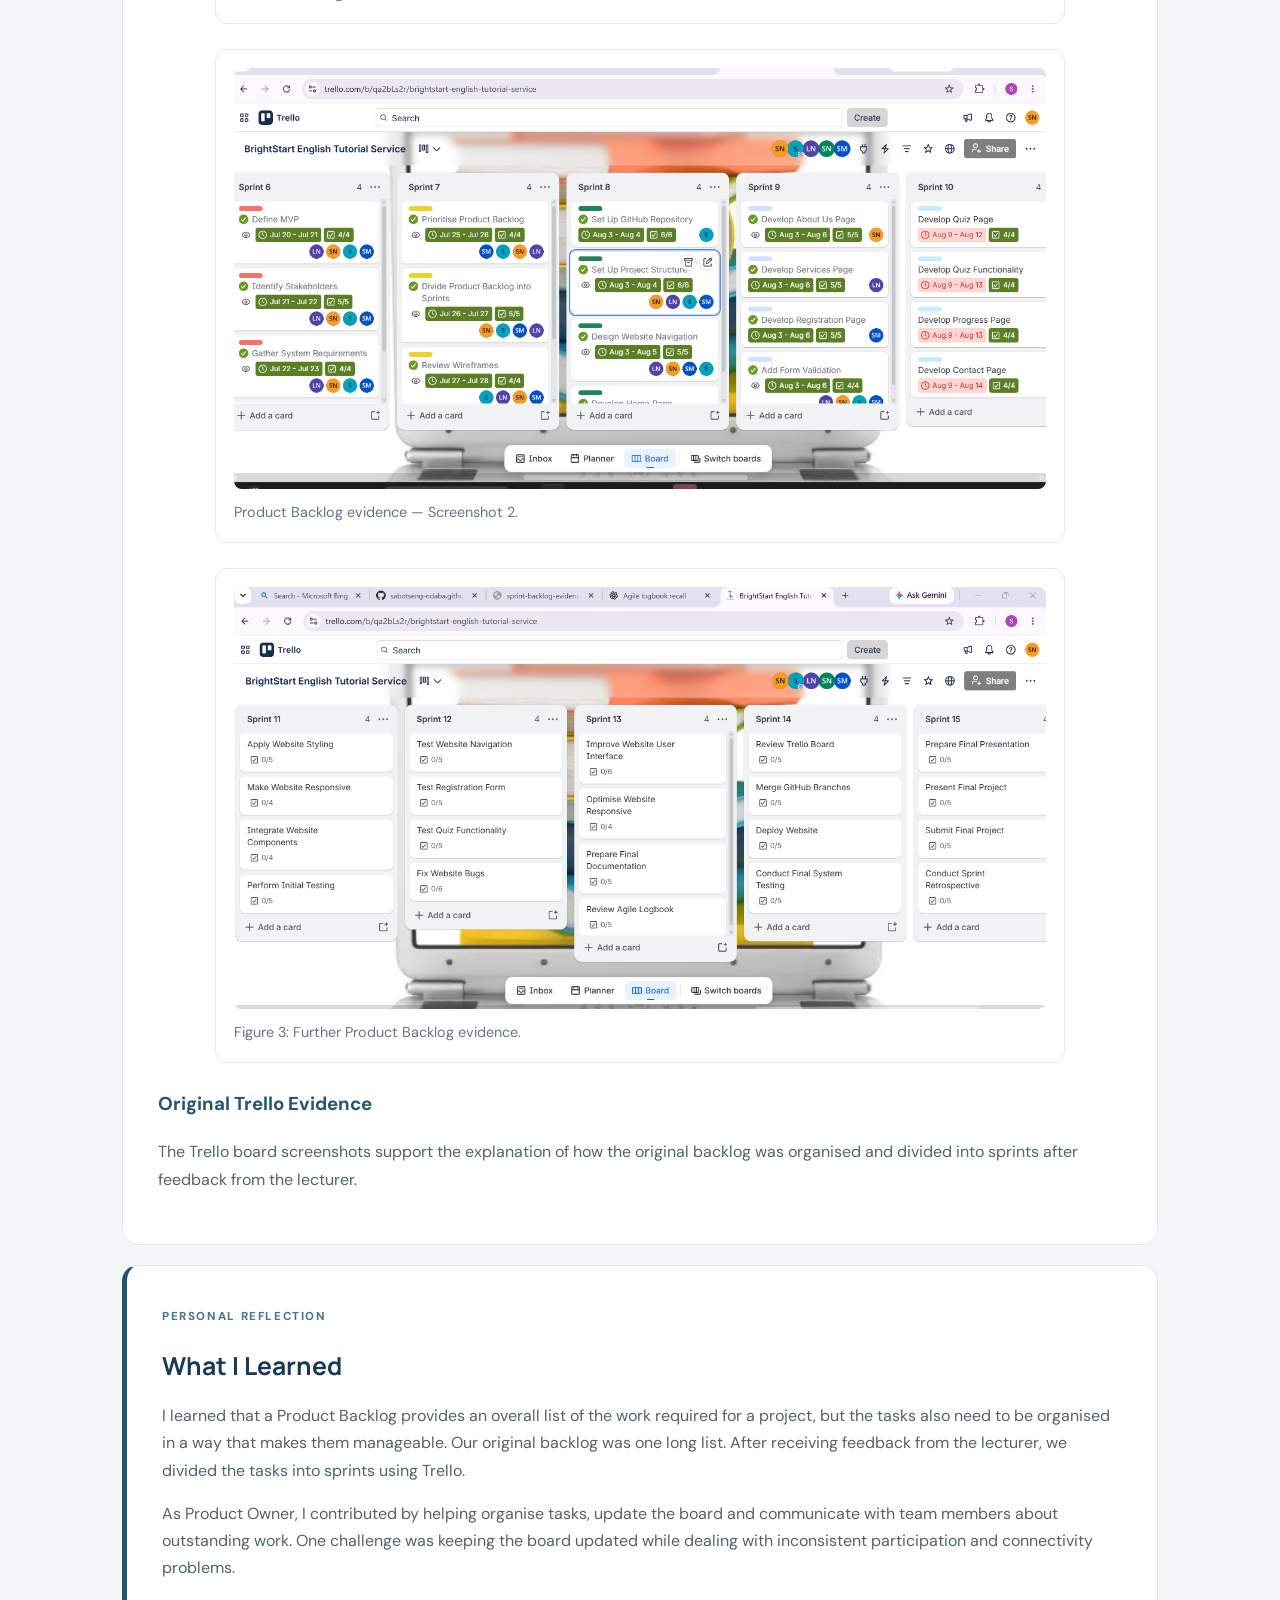
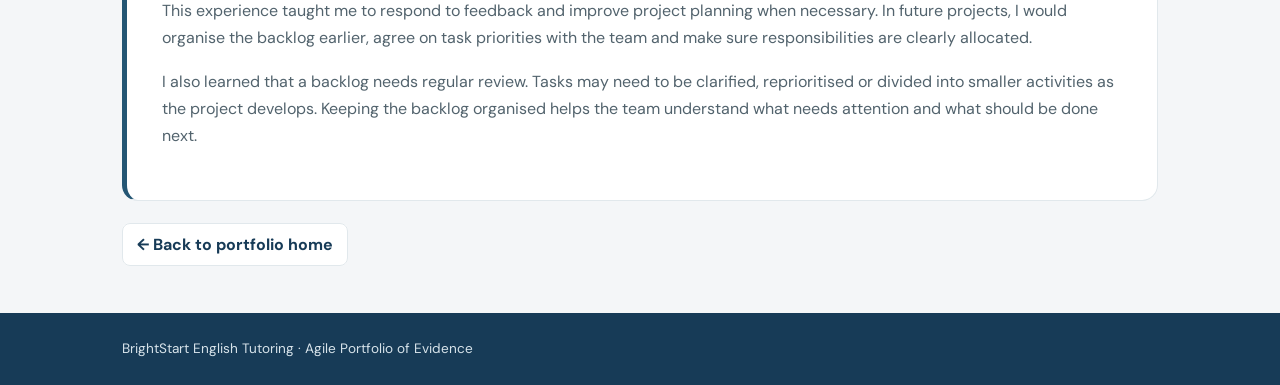
<file: product-backlog.html>
<!doctype html>
<html lang="en">
<head>
    <meta charset="utf-8">
    <meta name="viewport" content="width=device-width, initial-scale=1">
    <title>Product Backlog | BrightStart Portfolio</title>
    <link rel="stylesheet" href="style.css">
</head>
<body>

    <header>
        <a class="brand" href="index.html">
            <b>BS</b>
            <span>
                MY PORTFOLIO
                <small>AGILE PROJECT EXPERIENCE · 2026</small>
            </span>
        </a>

        <nav>
            <a href="index.html">Home</a>
            <a href="charter.html">Team Charter</a>
            <a href="user-stories.html">User Stories</a>
            <a href="product-backlog.html">Product Backlog</a>
            <a href="sprint-backlog.html">Sprint Backlog</a>
            <a href="logbook.html">Agile Logbook</a>
        </nav>
    </header>

    <main>
        <section class="hero">
            <small>BRIGHTSTART ENGLISH TUTORING · AGILE PORTFOLIO</small>
            <h1>Product Backlog</h1>
            <p>
                The overall list of work needed to plan, build and deliver
                BrightStart English Tutoring.
            </p>
        </section>

        <section class="panel">
            <small>EVIDENCE</small>
            <h2>From One Long List to Organised Work</h2>

            <p>
                Our project initially had one long Product Backlog containing
                tasks required to plan, design and develop the BrightStart
                English Tutoring website. The tasks covered business
                planning, research, requirements, design, development,
                testing and delivery.
            </p>

            <p>
                Following feedback from the lecturer, our team reorganised
                the backlog by dividing the work into individual sprints
                using Trello. This made it easier to group related tasks,
                allocate responsibilities and monitor progress throughout
                the project.
            </p>

            <h3>1. Business Idea and Project Planning</h3>

            <p>
                These backlog items helped the team establish the purpose
                of the project and plan the proposed solution.
            </p>

            <ul>
                <li>Brainstorm and define the business idea.</li>
                <li>Identify the problem and target users.</li>
                <li>Research the community and market.</li>
                <li>Conduct a feasibility analysis.</li>
                <li>Prepare and present the business proposal.</li>
                <li>Review lecturer feedback and improve the proposal.</li>
            </ul>

            <h3>2. Requirements and Product Planning</h3>

            <p>
                These tasks helped the team identify what the solution
                needed to provide and how the work would be organised.
            </p>

            <ul>
                <li>Identify stakeholders.</li>
                <li>Gather and document system requirements.</li>
                <li>Define the minimum viable product (MVP).</li>
                <li>Define the proposed system features.</li>
                <li>Create and prioritise the Product Backlog.</li>
                <li>Divide backlog work into sprints.</li>
            </ul>

            <h3>3. User Interface and Prototype Design</h3>

            <p>
                The design activities helped the team plan the appearance
                and structure of the website before and during development.
            </p>

            <ul>
                <li>Collect and analyse survey responses.</li>
                <li>Create initial wireframes.</li>
                <li>Design the website interface in Figma.</li>
                <li>Prepare and present the prototype.</li>
                <li>Review and improve the design using feedback.</li>
            </ul>

            <h3>4. Project and Repository Management</h3>

            <p>
                These tasks supported collaboration, planning and the
                organisation of the team's work.
            </p>

            <ul>
                <li>Set up and organise the Trello board.</li>
                <li>Add sprint tasks and relevant dates.</li>
                <li>Allocate tasks and monitor outstanding work.</li>
                <li>Set up the GitHub repository.</li>
                <li>Organise the project structure and code.</li>
                <li>Coordinate team communication and presentations.</li>
            </ul>

            <h3>5. Website Development</h3>

            <p>
                The development work focused on building the planned
                BrightStart website and its main pages.
            </p>

            <ul>
                <li>Develop the home page.</li>
                <li>Develop the About Us and Services pages.</li>
                <li>Develop the registration page and form validation.</li>
                <li>Develop the quiz page and quiz functionality.</li>
                <li>Develop the progress page.</li>
                <li>Develop the contact page.</li>
                <li>Apply styling and responsive design.</li>
                <li>Integrate website components.</li>
            </ul>

            <h3>6. Testing and Final Delivery</h3>

            <p>
                The final group of backlog items focused on checking the
                website, resolving problems and preparing the project
                for presentation and submission.
            </p>

            <ul>
                <li>Test website navigation and forms.</li>
                <li>Test quiz functionality.</li>
                <li>Identify and fix website bugs.</li>
                <li>Review the completed website.</li>
                <li>Prepare final project documentation.</li>
                <li>Deploy and test the website.</li>
                <li>Prepare and deliver the final presentation.</li>
                <li>Submit the project and review lessons learned.</li>
            </ul>

            <h3>How the Backlog Was Managed</h3>

            <p>
                The Product Backlog represented the overall work required
                for the project. The team used Trello to organise tasks
                into sprints, assign responsibilities and track progress.
                This helped turn a long list of activities into smaller
                groups of work that were easier to manage.
            </p>

            
<div class="note">
    <b>Evidence note</b>
    <p>
        The screenshots below provide evidence of the original
        Product Backlog in Trello and how the project tasks were
        organised. They support the explanation of the backlog
        and its development throughout the project.
    </p>
</div>

<figure class="evidence">
    <img src="evidence/product-backlog/Backlog1.png"
         alt="BrightStart Product Backlog evidence in Trello"
         loading="lazy">
    <figcaption>Product Backlog evidence — Screenshot 1.</figcaption>
</figure>

<figure class="evidence">
    <img src="evidence/product-backlog/Backlog2.png"
         alt="BrightStart Product Backlog tasks in Trello"
         loading="lazy">
    <figcaption>Product Backlog evidence — Screenshot 2.</figcaption>
</figure>
            <figure class="evidence">
    <img src="evidence/product-backlog/Backlog3.png"
         alt="BrightStart Product Backlog in Trello — Screenshot 3"
         loading="lazy">
    <figcaption>Figure 3: Further Product Backlog evidence.</figcaption>
</figure>

            <h3>Original Trello Evidence</h3>

            <p>
                The Trello board screenshots support the explanation
                of how the original backlog was organised and divided
                into sprints after feedback from the lecturer.
            </p>
        </section>

        <section class="reflection">
            <small>PERSONAL REFLECTION</small>
            <h2>What I Learned</h2>

            <p>
                I learned that a Product Backlog provides an overall
                list of the work required for a project, but the tasks
                also need to be organised in a way that makes them
                manageable. Our original backlog was one long list.
                After receiving feedback from the lecturer, we divided
                the tasks into sprints using Trello.
            </p>

            <p>
                As Product Owner, I contributed by helping organise
                tasks, update the board and communicate with team
                members about outstanding work. One challenge was
                keeping the board updated while dealing with
                inconsistent participation and connectivity problems.
            </p>

            <p>
                This experience taught me to respond to feedback
                and improve project planning when necessary. In
                future projects, I would organise the backlog earlier,
                agree on task priorities with the team and make sure
                responsibilities are clearly allocated.
            </p>

            <p>
                I also learned that a backlog needs regular review.
                Tasks may need to be clarified, reprioritised or
                divided into smaller activities as the project
                develops. Keeping the backlog organised helps the
                team understand what needs attention and what
                should be done next.
            </p>
        </section>

        <p class="back">
            <a href="index.html">← Back to portfolio home</a>
        </p>
    </main>

    <footer>
        BrightStart English Tutoring · Agile Portfolio of Evidence
    </footer>

</body>
</html>
</file>
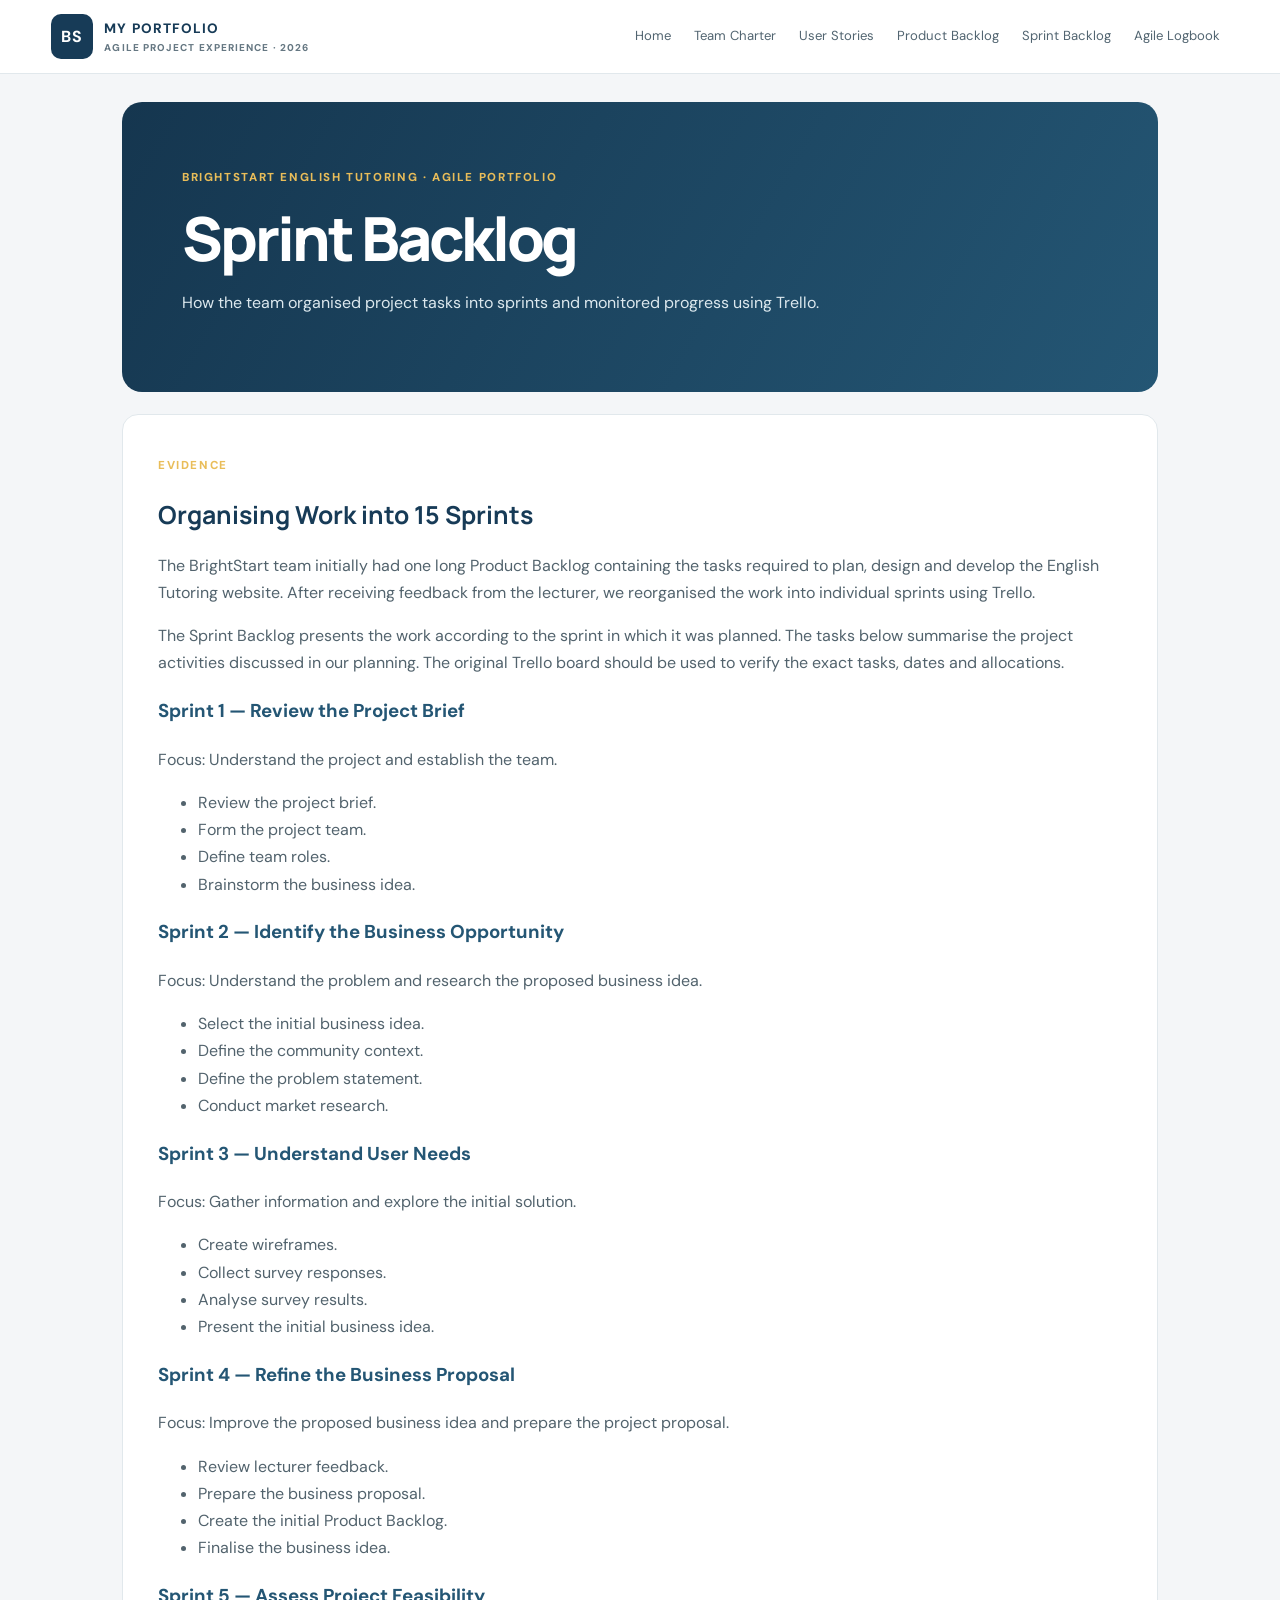
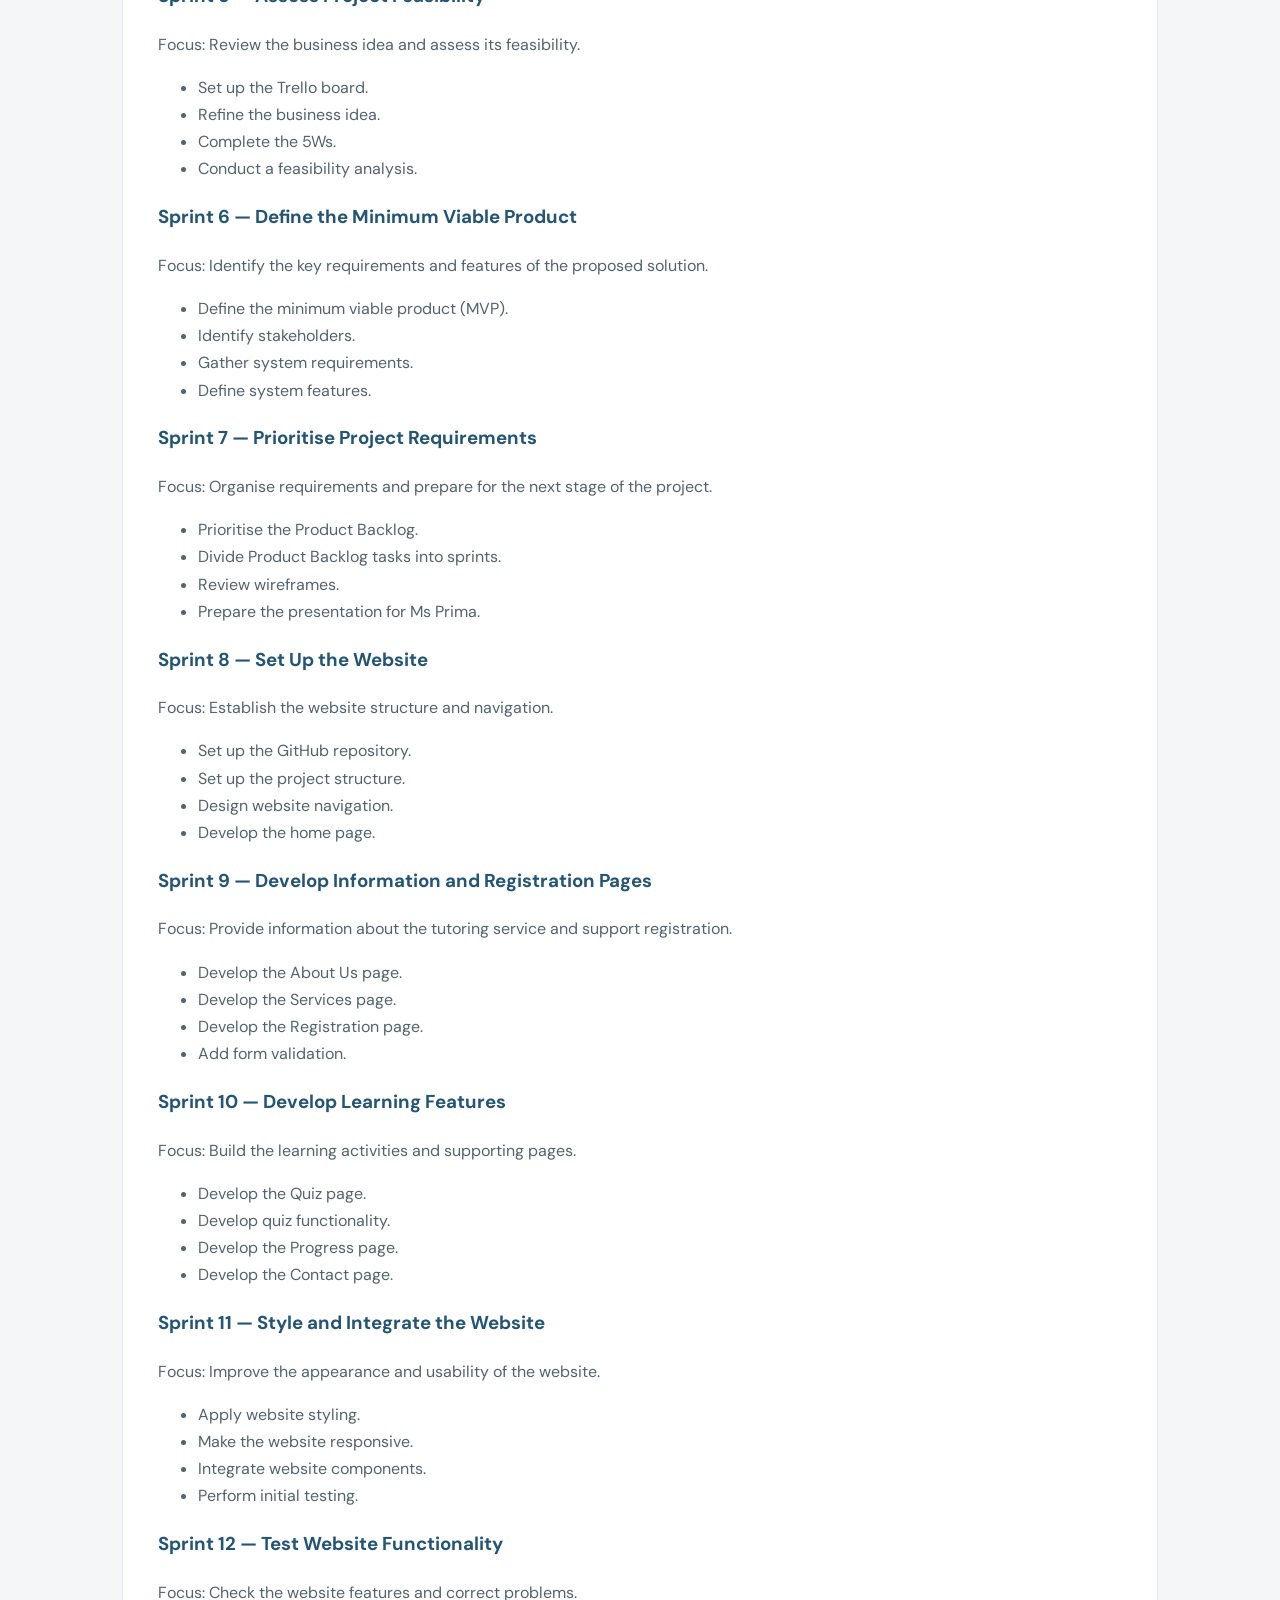
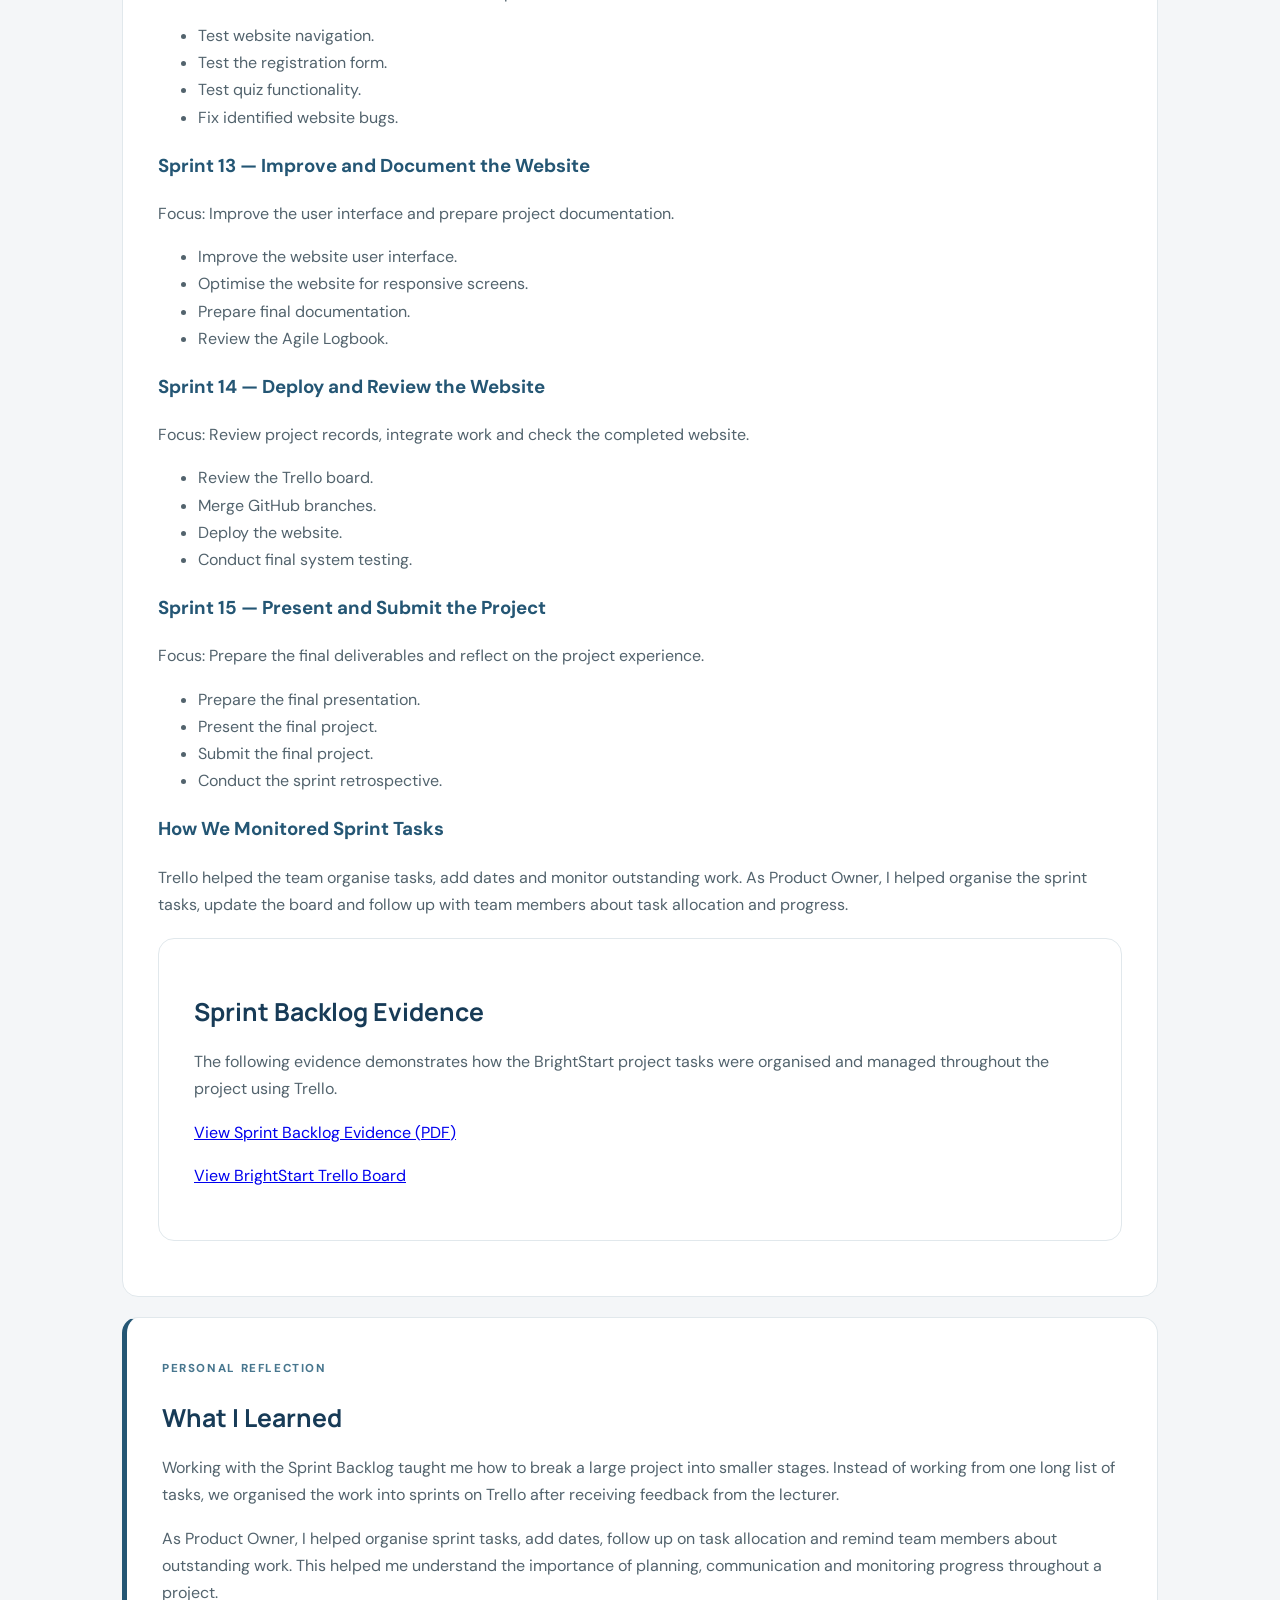
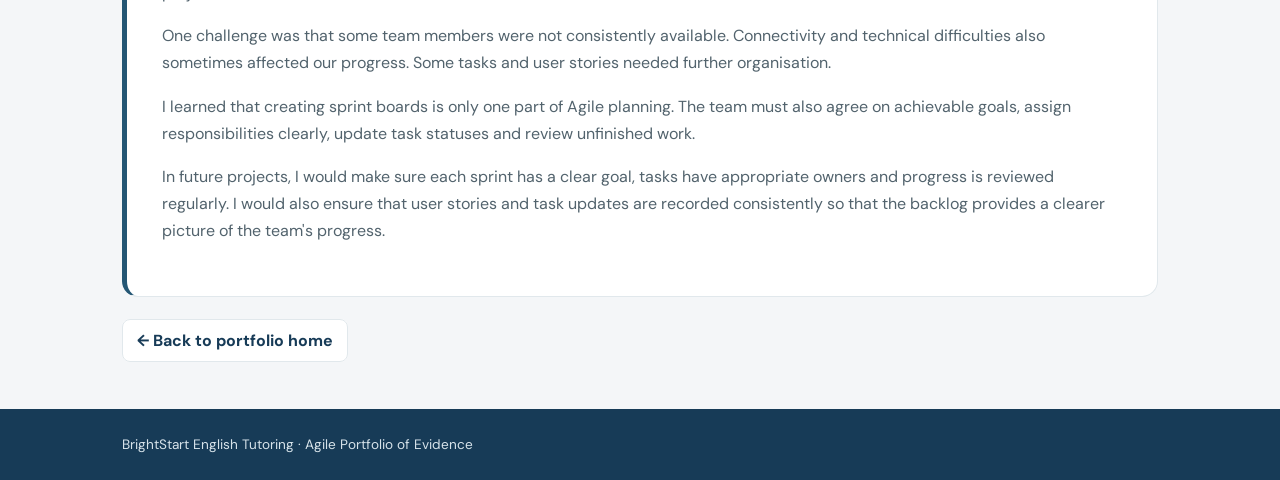
<file: sprint-backlog.html>
<!doctype html>
<html lang="en">
<head>
    <meta charset="utf-8">
    <meta name="viewport" content="width=device-width, initial-scale=1">
    <title>Sprint Backlog | BrightStart Portfolio</title>
    <link rel="stylesheet" href="style.css">
</head>
<body>

    <header>
        <a class="brand" href="index.html">
            <b>BS</b>
            <span>
                MY PORTFOLIO
                <small>AGILE PROJECT EXPERIENCE · 2026</small>
            </span>
        </a>

        <nav>
            <a href="index.html">Home</a>
            <a href="charter.html">Team Charter</a>
            <a href="user-stories.html">User Stories</a>
            <a href="product-backlog.html">Product Backlog</a>
            <a href="sprint-backlog.html">Sprint Backlog</a>
            <a href="logbook.html">Agile Logbook</a>
        </nav>
    </header>

    <main>
        <section class="hero">
            <small>BRIGHTSTART ENGLISH TUTORING · AGILE PORTFOLIO</small>
            <h1>Sprint Backlog</h1>
            <p>
                How the team organised project tasks into sprints
                and monitored progress using Trello.
            </p>
        </section>

        <section class="panel">
            <small>EVIDENCE</small>
            <h2>Organising Work into 15 Sprints</h2>

            <p>
                The BrightStart team initially had one long Product
                Backlog containing the tasks required to plan, design
                and develop the English Tutoring website. After
                receiving feedback from the lecturer, we reorganised
                the work into individual sprints using Trello.
            </p>

            <p>
                The Sprint Backlog presents the work according to
                the sprint in which it was planned. The tasks below
                summarise the project activities discussed in our
                planning. The original Trello board should be used
                to verify the exact tasks, dates and allocations.
            </p>

            <h3>Sprint 1 — Review the Project Brief</h3>

            <p>
                Focus: Understand the project and establish the team.
            </p>

            <ul>
                <li>Review the project brief.</li>
                <li>Form the project team.</li>
                <li>Define team roles.</li>
                <li>Brainstorm the business idea.</li>
            </ul>

            <h3>Sprint 2 — Identify the Business Opportunity</h3>

            <p>
                Focus: Understand the problem and research the proposed
                business idea.
            </p>

            <ul>
                <li>Select the initial business idea.</li>
                <li>Define the community context.</li>
                <li>Define the problem statement.</li>
                <li>Conduct market research.</li>
            </ul>

            <h3>Sprint 3 — Understand User Needs</h3>

            <p>
                Focus: Gather information and explore the initial solution.
            </p>

            <ul>
                <li>Create wireframes.</li>
                <li>Collect survey responses.</li>
                <li>Analyse survey results.</li>
                <li>Present the initial business idea.</li>
            </ul>

            <h3>Sprint 4 — Refine the Business Proposal</h3>

            <p>
                Focus: Improve the proposed business idea and prepare
                the project proposal.
            </p>

            <ul>
                <li>Review lecturer feedback.</li>
                <li>Prepare the business proposal.</li>
                <li>Create the initial Product Backlog.</li>
                <li>Finalise the business idea.</li>
            </ul>

            <h3>Sprint 5 — Assess Project Feasibility</h3>

            <p>
                Focus: Review the business idea and assess its feasibility.
            </p>

            <ul>
                <li>Set up the Trello board.</li>
                <li>Refine the business idea.</li>
                <li>Complete the 5Ws.</li>
                <li>Conduct a feasibility analysis.</li>
            </ul>

            <h3>Sprint 6 — Define the Minimum Viable Product</h3>

            <p>
                Focus: Identify the key requirements and features
                of the proposed solution.
            </p>

            <ul>
                <li>Define the minimum viable product (MVP).</li>
                <li>Identify stakeholders.</li>
                <li>Gather system requirements.</li>
                <li>Define system features.</li>
            </ul>

            <h3>Sprint 7 — Prioritise Project Requirements</h3>

            <p>
                Focus: Organise requirements and prepare for the
                next stage of the project.
            </p>

            <ul>
                <li>Prioritise the Product Backlog.</li>
                <li>Divide Product Backlog tasks into sprints.</li>
                <li>Review wireframes.</li>
                <li>Prepare the presentation for Ms Prima.</li>
            </ul>

            <h3>Sprint 8 — Set Up the Website</h3>

            <p>
                Focus: Establish the website structure and navigation.
            </p>

            <ul>
                <li>Set up the GitHub repository.</li>
                <li>Set up the project structure.</li>
                <li>Design website navigation.</li>
                <li>Develop the home page.</li>
            </ul>

            <h3>Sprint 9 — Develop Information and Registration Pages</h3>

            <p>
                Focus: Provide information about the tutoring service
                and support registration.
            </p>

            <ul>
                <li>Develop the About Us page.</li>
                <li>Develop the Services page.</li>
                <li>Develop the Registration page.</li>
                <li>Add form validation.</li>
            </ul>

            <h3>Sprint 10 — Develop Learning Features</h3>

            <p>
                Focus: Build the learning activities and supporting pages.
            </p>

            <ul>
                <li>Develop the Quiz page.</li>
                <li>Develop quiz functionality.</li>
                <li>Develop the Progress page.</li>
                <li>Develop the Contact page.</li>
            </ul>

            <h3>Sprint 11 — Style and Integrate the Website</h3>

            <p>
                Focus: Improve the appearance and usability of the website.
            </p>

            <ul>
                <li>Apply website styling.</li>
                <li>Make the website responsive.</li>
                <li>Integrate website components.</li>
                <li>Perform initial testing.</li>
            </ul>

            <h3>Sprint 12 — Test Website Functionality</h3>

            <p>
                Focus: Check the website features and correct problems.
            </p>

            <ul>
                <li>Test website navigation.</li>
                <li>Test the registration form.</li>
                <li>Test quiz functionality.</li>
                <li>Fix identified website bugs.</li>
            </ul>

            <h3>Sprint 13 — Improve and Document the Website</h3>

            <p>
                Focus: Improve the user interface and prepare
                project documentation.
            </p>

            <ul>
                <li>Improve the website user interface.</li>
                <li>Optimise the website for responsive screens.</li>
                <li>Prepare final documentation.</li>
                <li>Review the Agile Logbook.</li>
            </ul>

            <h3>Sprint 14 — Deploy and Review the Website</h3>

            <p>
                Focus: Review project records, integrate work and
                check the completed website.
            </p>

            <ul>
                <li>Review the Trello board.</li>
                <li>Merge GitHub branches.</li>
                <li>Deploy the website.</li>
                <li>Conduct final system testing.</li>
            </ul>

            <h3>Sprint 15 — Present and Submit the Project</h3>

            <p>
                Focus: Prepare the final deliverables and reflect
                on the project experience.
            </p>

            <ul>
                <li>Prepare the final presentation.</li>
                <li>Present the final project.</li>
                <li>Submit the final project.</li>
                <li>Conduct the sprint retrospective.</li>
            </ul>

            <h3>How We Monitored Sprint Tasks</h3>

            <p>
                Trello helped the team organise tasks, add dates and
                monitor outstanding work. As Product Owner, I helped
                organise the sprint tasks, update the board and follow
                up with team members about task allocation and progress.
            </p>

            <section class="panel">
               <h2>Sprint Backlog Evidence</h2>
               <p>
        The following evidence demonstrates how the BrightStart
        project tasks were organised and managed throughout the
        project using Trello.
    </p>

    <p>
        <a href="evidence/sprint-backlog/sprint-backlog-evidence.pdf"
           target="_blank" rel="noopener noreferrer">
            View Sprint Backlog Evidence (PDF)
        </a>
    </p>

    <p>
        <a href=https://trello.com/b/qa2bLs2r/brightstart-english-tutorial-service
           target="_blank" rel="noopener noreferrer">
            View BrightStart Trello Board
        </a>
    </p>
</section>
        </section>

        <section class="reflection">
            <small>PERSONAL REFLECTION</small>
            <h2>What I Learned</h2>

            <p>
                Working with the Sprint Backlog taught me how to
                break a large project into smaller stages. Instead
                of working from one long list of tasks, we organised
                the work into sprints on Trello after receiving
                feedback from the lecturer.
            </p>

            <p>
                As Product Owner, I helped organise sprint tasks,
                add dates, follow up on task allocation and remind
                team members about outstanding work. This helped
                me understand the importance of planning,
                communication and monitoring progress throughout
                a project.
            </p>

            <p>
                One challenge was that some team members were not
                consistently available. Connectivity and technical
                difficulties also sometimes affected our progress.
                Some tasks and user stories needed further
                organisation.
            </p>

            <p>
                I learned that creating sprint boards is only one
                part of Agile planning. The team must also agree
                on achievable goals, assign responsibilities
                clearly, update task statuses and review unfinished
                work.
            </p>

            <p>
                In future projects, I would make sure each sprint
                has a clear goal, tasks have appropriate owners
                and progress is reviewed regularly. I would also
                ensure that user stories and task updates are
                recorded consistently so that the backlog provides
                a clearer picture of the team's progress.
            </p>
        </section>

        <p class="back">
            <a href="index.html">← Back to portfolio home</a>
        </p>
    </main>


    <footer>
        BrightStart English Tutoring · Agile Portfolio of Evidence
    </footer>

</body>
</html>
</file>
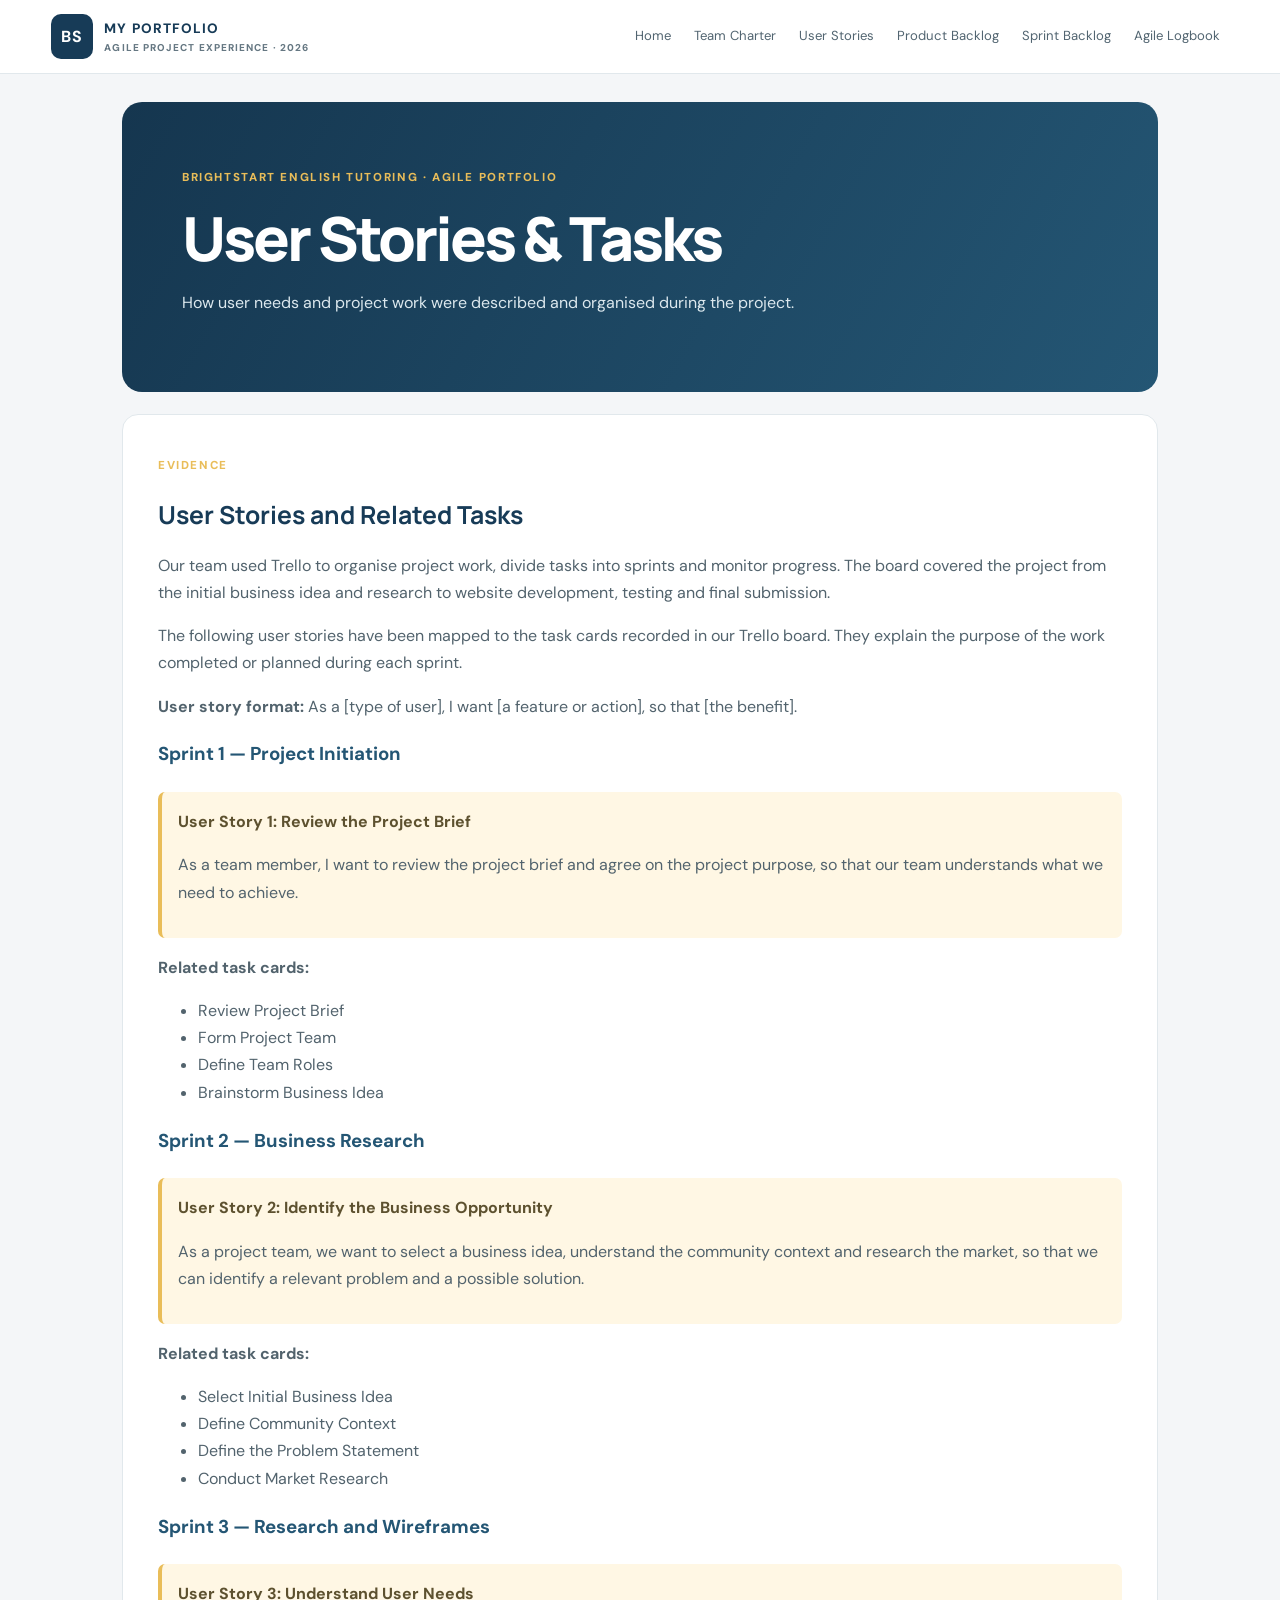
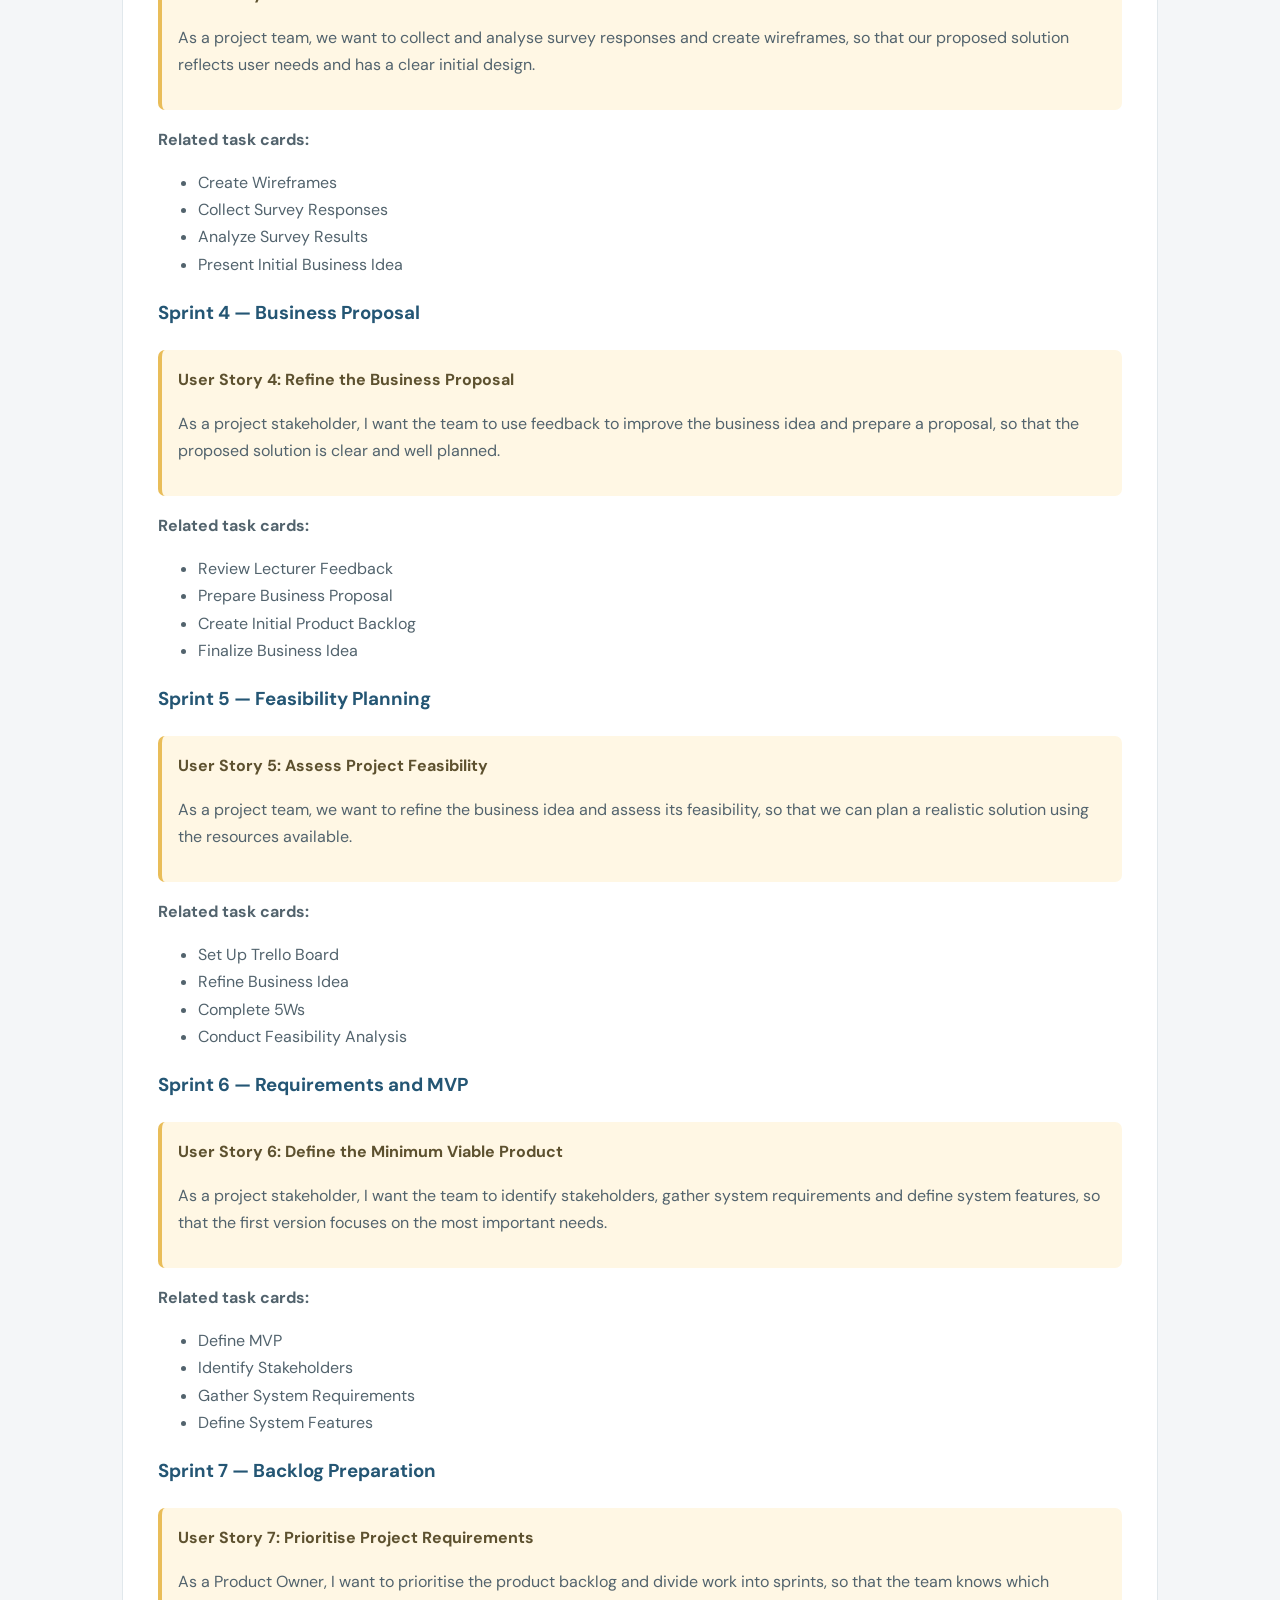
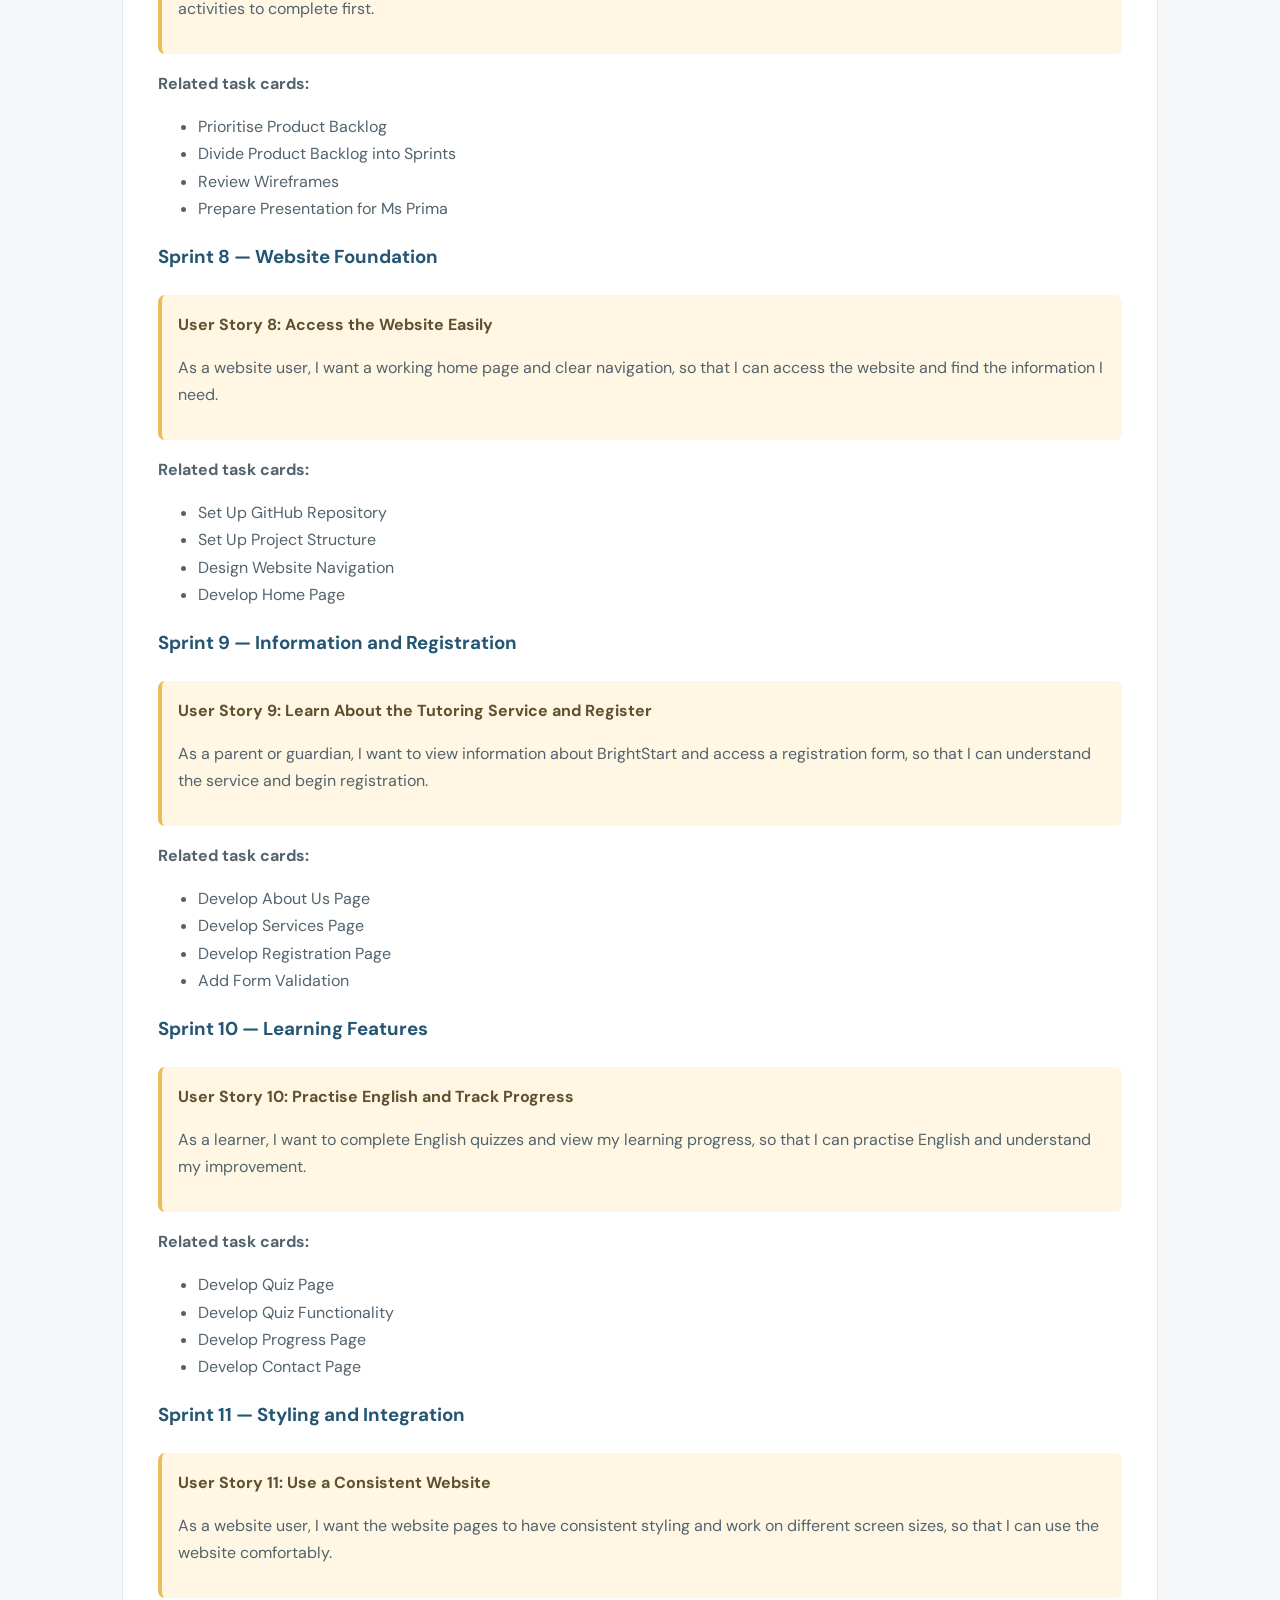
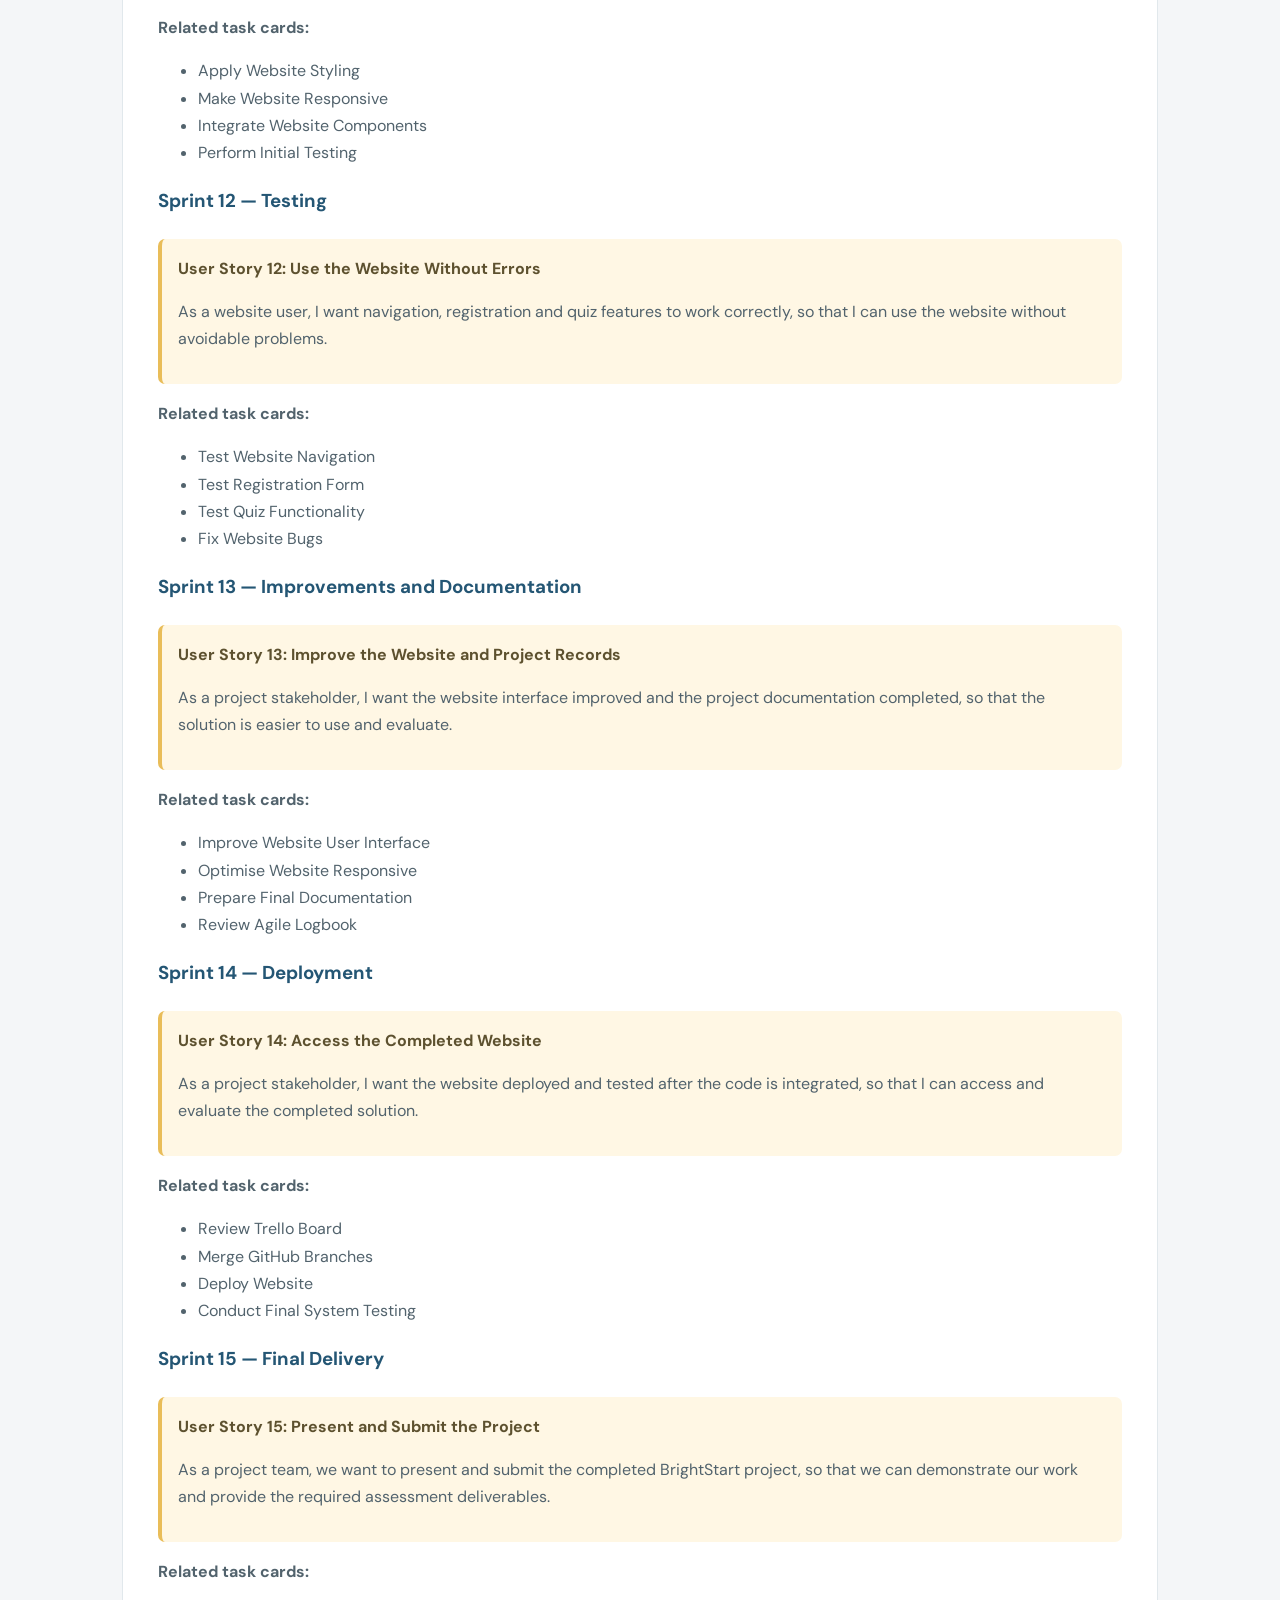
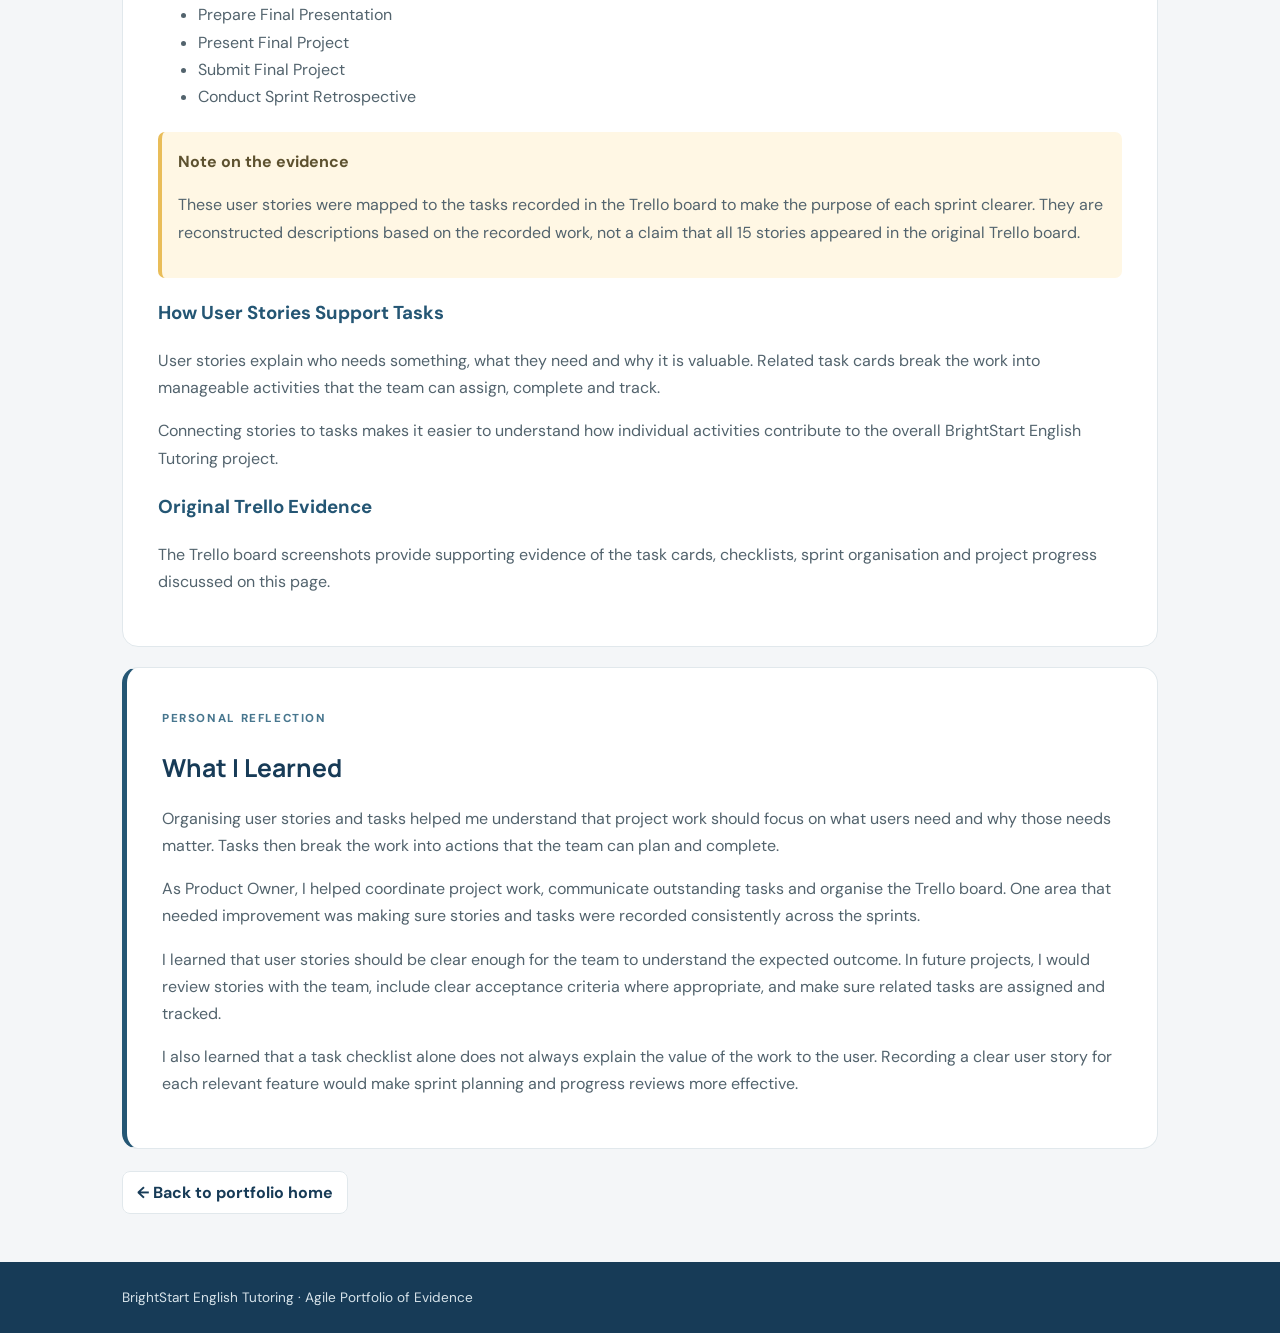
<file: user-stories.html>
<!doctype html>
<html lang="en">
<head>
    <meta charset="utf-8">
    <meta name="viewport" content="width=device-width, initial-scale=1">
    <title>User Stories & Tasks | BrightStart Portfolio</title>
    <link rel="stylesheet" href="style.css">
</head>
<body>

    <header>
        <a class="brand" href="index.html">
            <b>BS</b>
            <span>
                MY PORTFOLIO
                <small>AGILE PROJECT EXPERIENCE · 2026</small>
            </span>
        </a>

        <nav>
            <a href="index.html">Home</a>
            <a href="charter.html">Team Charter</a>
            <a href="user-stories.html">User Stories</a>
            <a href="product-backlog.html">Product Backlog</a>
            <a href="sprint-backlog.html">Sprint Backlog</a>
            <a href="logbook.html">Agile Logbook</a>
        </nav>
    </header>

    <main>
        <section class="hero">
            <small>BRIGHTSTART ENGLISH TUTORING · AGILE PORTFOLIO</small>
            <h1>User Stories & Tasks</h1>
            <p>
                How user needs and project work were described and organised
                during the project.
            </p>
        </section>

        <section class="panel">
            <small>EVIDENCE</small>
            <h2>User Stories and Related Tasks</h2>

            <p>
                Our team used Trello to organise project work, divide tasks
                into sprints and monitor progress. The board covered the
                project from the initial business idea and research to
                website development, testing and final submission.
            </p>

            <p>
                The following user stories have been mapped to the task cards
                recorded in our Trello board. They explain the purpose of the
                work completed or planned during each sprint.
            </p>

            <p>
                <b>User story format:</b>
                As a [type of user], I want [a feature or action],
                so that [the benefit].
            </p>

            <h3>Sprint 1 — Project Initiation</h3>

            <div class="note">
                <b>User Story 1: Review the Project Brief</b>
                <p>
                    As a team member, I want to review the project brief
                    and agree on the project purpose, so that our team
                    understands what we need to achieve.
                </p>
            </div>

            <p><b>Related task cards:</b></p>
            <ul>
                <li>Review Project Brief</li>
                <li>Form Project Team</li>
                <li>Define Team Roles</li>
                <li>Brainstorm Business Idea</li>
            </ul>

            <h3>Sprint 2 — Business Research</h3>

            <div class="note">
                <b>User Story 2: Identify the Business Opportunity</b>
                <p>
                    As a project team, we want to select a business idea,
                    understand the community context and research the market,
                    so that we can identify a relevant problem and a possible
                    solution.
                </p>
            </div>

            <p><b>Related task cards:</b></p>
            <ul>
                <li>Select Initial Business Idea</li>
                <li>Define Community Context</li>
                <li>Define the Problem Statement</li>
                <li>Conduct Market Research</li>
            </ul>

            <h3>Sprint 3 — Research and Wireframes</h3>

            <div class="note">
                <b>User Story 3: Understand User Needs</b>
                <p>
                    As a project team, we want to collect and analyse survey
                    responses and create wireframes, so that our proposed
                    solution reflects user needs and has a clear initial
                    design.
                </p>
            </div>

            <p><b>Related task cards:</b></p>
            <ul>
                <li>Create Wireframes</li>
                <li>Collect Survey Responses</li>
                <li>Analyze Survey Results</li>
                <li>Present Initial Business Idea</li>
            </ul>

            <h3>Sprint 4 — Business Proposal</h3>

            <div class="note">
                <b>User Story 4: Refine the Business Proposal</b>
                <p>
                    As a project stakeholder, I want the team to use feedback
                    to improve the business idea and prepare a proposal,
                    so that the proposed solution is clear and well planned.
                </p>
            </div>

            <p><b>Related task cards:</b></p>
            <ul>
                <li>Review Lecturer Feedback</li>
                <li>Prepare Business Proposal</li>
                <li>Create Initial Product Backlog</li>
                <li>Finalize Business Idea</li>
            </ul>

            <h3>Sprint 5 — Feasibility Planning</h3>

            <div class="note">
                <b>User Story 5: Assess Project Feasibility</b>
                <p>
                    As a project team, we want to refine the business idea
                    and assess its feasibility, so that we can plan a
                    realistic solution using the resources available.
                </p>
            </div>

            <p><b>Related task cards:</b></p>
            <ul>
                <li>Set Up Trello Board</li>
                <li>Refine Business Idea</li>
                <li>Complete 5Ws</li>
                <li>Conduct Feasibility Analysis</li>
            </ul>

            <h3>Sprint 6 — Requirements and MVP</h3>

            <div class="note">
                <b>User Story 6: Define the Minimum Viable Product</b>
                <p>
                    As a project stakeholder, I want the team to identify
                    stakeholders, gather system requirements and define
                    system features, so that the first version focuses on
                    the most important needs.
                </p>
            </div>

            <p><b>Related task cards:</b></p>
            <ul>
                <li>Define MVP</li>
                <li>Identify Stakeholders</li>
                <li>Gather System Requirements</li>
                <li>Define System Features</li>
            </ul>

            <h3>Sprint 7 — Backlog Preparation</h3>

            <div class="note">
                <b>User Story 7: Prioritise Project Requirements</b>
                <p>
                    As a Product Owner, I want to prioritise the product
                    backlog and divide work into sprints, so that the team
                    knows which activities to complete first.
                </p>
            </div>

            <p><b>Related task cards:</b></p>
            <ul>
                <li>Prioritise Product Backlog</li>
                <li>Divide Product Backlog into Sprints</li>
                <li>Review Wireframes</li>
                <li>Prepare Presentation for Ms Prima</li>
            </ul>

            <h3>Sprint 8 — Website Foundation</h3>

            <div class="note">
                <b>User Story 8: Access the Website Easily</b>
                <p>
                    As a website user, I want a working home page and clear
                    navigation, so that I can access the website and find
                    the information I need.
                </p>
            </div>

            <p><b>Related task cards:</b></p>
            <ul>
                <li>Set Up GitHub Repository</li>
                <li>Set Up Project Structure</li>
                <li>Design Website Navigation</li>
                <li>Develop Home Page</li>
            </ul>

            <h3>Sprint 9 — Information and Registration</h3>

            <div class="note">
                <b>User Story 9: Learn About the Tutoring Service and Register</b>
                <p>
                    As a parent or guardian, I want to view information about
                    BrightStart and access a registration form, so that I can
                    understand the service and begin registration.
                </p>
            </div>

            <p><b>Related task cards:</b></p>
            <ul>
                <li>Develop About Us Page</li>
                <li>Develop Services Page</li>
                <li>Develop Registration Page</li>
                <li>Add Form Validation</li>
            </ul>

            <h3>Sprint 10 — Learning Features</h3>

            <div class="note">
                <b>User Story 10: Practise English and Track Progress</b>
                <p>
                    As a learner, I want to complete English quizzes and
                    view my learning progress, so that I can practise
                    English and understand my improvement.
                </p>
            </div>

            <p><b>Related task cards:</b></p>
            <ul>
                <li>Develop Quiz Page</li>
                <li>Develop Quiz Functionality</li>
                <li>Develop Progress Page</li>
                <li>Develop Contact Page</li>
            </ul>

            <h3>Sprint 11 — Styling and Integration</h3>

            <div class="note">
                <b>User Story 11: Use a Consistent Website</b>
                <p>
                    As a website user, I want the website pages to have
                    consistent styling and work on different screen sizes,
                    so that I can use the website comfortably.
                </p>
            </div>

            <p><b>Related task cards:</b></p>
            <ul>
                <li>Apply Website Styling</li>
                <li>Make Website Responsive</li>
                <li>Integrate Website Components</li>
                <li>Perform Initial Testing</li>
            </ul>

            <h3>Sprint 12 — Testing</h3>

            <div class="note">
                <b>User Story 12: Use the Website Without Errors</b>
                <p>
                    As a website user, I want navigation, registration and
                    quiz features to work correctly, so that I can use the
                    website without avoidable problems.
                </p>
            </div>

            <p><b>Related task cards:</b></p>
            <ul>
                <li>Test Website Navigation</li>
                <li>Test Registration Form</li>
                <li>Test Quiz Functionality</li>
                <li>Fix Website Bugs</li>
            </ul>

            <h3>Sprint 13 — Improvements and Documentation</h3>

            <div class="note">
                <b>User Story 13: Improve the Website and Project Records</b>
                <p>
                    As a project stakeholder, I want the website interface
                    improved and the project documentation completed, so
                    that the solution is easier to use and evaluate.
                </p>
            </div>

            <p><b>Related task cards:</b></p>
            <ul>
                <li>Improve Website User Interface</li>
                <li>Optimise Website Responsive</li>
                <li>Prepare Final Documentation</li>
                <li>Review Agile Logbook</li>
            </ul>

            <h3>Sprint 14 — Deployment</h3>

            <div class="note">
                <b>User Story 14: Access the Completed Website</b>
                <p>
                    As a project stakeholder, I want the website deployed
                    and tested after the code is integrated, so that I can
                    access and evaluate the completed solution.
                </p>
            </div>

            <p><b>Related task cards:</b></p>
            <ul>
                <li>Review Trello Board</li>
                <li>Merge GitHub Branches</li>
                <li>Deploy Website</li>
                <li>Conduct Final System Testing</li>
            </ul>

            <h3>Sprint 15 — Final Delivery</h3>

            <div class="note">
                <b>User Story 15: Present and Submit the Project</b>
                <p>
                    As a project team, we want to present and submit the
                    completed BrightStart project, so that we can demonstrate
                    our work and provide the required assessment deliverables.
                </p>
            </div>

            <p><b>Related task cards:</b></p>
            <ul>
                <li>Prepare Final Presentation</li>
                <li>Present Final Project</li>
                <li>Submit Final Project</li>
                <li>Conduct Sprint Retrospective</li>
            </ul>

            <div class="note">
                <b>Note on the evidence</b>
                <p>
                    These user stories were mapped to the tasks recorded
                    in the Trello board to make the purpose of each sprint
                    clearer. They are reconstructed descriptions based on
                    the recorded work, not a claim that all 15 stories
                    appeared in the original Trello board.
                </p>
            </div>

            <h3>How User Stories Support Tasks</h3>

            <p>
                User stories explain who needs something, what they need
                and why it is valuable. Related task cards break the work
                into manageable activities that the team can assign,
                complete and track.
            </p>

            <p>
                Connecting stories to tasks makes it easier to understand
                how individual activities contribute to the overall
                BrightStart English Tutoring project.
            </p>

            <h3>Original Trello Evidence</h3>

            <p>
                The Trello board screenshots provide supporting evidence
                of the task cards, checklists, sprint organisation and
                project progress discussed on this page.
            </p>
        </section>

        <section class="reflection">
            <small>PERSONAL REFLECTION</small>
            <h2>What I Learned</h2>

            <p>
                Organising user stories and tasks helped me understand
                that project work should focus on what users need and
                why those needs matter. Tasks then break the work into
                actions that the team can plan and complete.
            </p>

            <p>
                As Product Owner, I helped coordinate project work,
                communicate outstanding tasks and organise the Trello
                board. One area that needed improvement was making sure
                stories and tasks were recorded consistently across
                the sprints.
            </p>

            <p>
                I learned that user stories should be clear enough for
                the team to understand the expected outcome. In future
                projects, I would review stories with the team, include
                clear acceptance criteria where appropriate, and make
                sure related tasks are assigned and tracked.
            </p>

            <p>
                I also learned that a task checklist alone does not
                always explain the value of the work to the user.
                Recording a clear user story for each relevant feature
                would make sprint planning and progress reviews more
                effective.
            </p>
        </section>

        <p class="back">
            <a href="index.html">← Back to portfolio home</a>
        </p>
    </main>

    <footer>
        BrightStart English Tutoring · Agile Portfolio of Evidence
    </footer>

</body>
</html>
</file>
<file: style.css>
@import url('https://fonts.googleapis.com/css2?family=DM+Sans:wght@400;500;600;700&family=Manrope:wght@400;600;700;800&display=swap');

/* =========================
   1. COLOURS AND VARIABLES
   ========================= */

:root {
    --navy: #173b57;
    --blue: #245674;
    --gold: #e9bd59;
    --ink: #20313d;
    --muted: #657782;
    --paper: #f4f6f8;
    --line: #e1e8ec;
    --white: #ffffff;
    --pale: #eaf1f5;
}

/* =========================
   2. GENERAL STYLING
   ========================= */

* {
    box-sizing: border-box;
}

body {
    margin: 0;
    background: var(--paper);
    color: var(--ink);
    font: 16px/1.7 'DM Sans', Arial, sans-serif;
}

main {
    max-width: 1080px;
    margin: auto;
    padding: 0 22px;
}

/* =========================
   3. HEADER AND NAVIGATION
   ========================= */

header {
    background: var(--white);
    border-bottom: 1px solid var(--line);
    padding: 14px max(4%, calc((100% - 1180px) / 2));
    display: flex;
    align-items: center;
    justify-content: space-between;
    gap: 20px;
    flex-wrap: wrap;
}

.brand {
    display: flex;
    align-items: center;
    gap: 11px;
    text-decoration: none;
    color: var(--navy);
    font-weight: 800;
    letter-spacing: 0.08em;
    font-size: 0.85rem;
}

.brand b {
    background: var(--navy);
    color: var(--white);
    padding: 9px 10px;
    border-radius: 10px;
    font-size: 1rem;
}

.brand small {
    display: block;
    color: var(--muted);
    font-size: 0.62rem;
}

nav {
    display: flex;
    gap: 5px;
    flex-wrap: wrap;
}

nav a {
    padding: 7px 9px;
    text-decoration: none;
    color: #526571;
    border-radius: 8px;
    font-size: 0.82rem;
}

nav a:hover {
    background: var(--pale);
    color: var(--navy);
}

/* =========================
   4. HERO SECTION
   ========================= */

.hero {
    margin: 28px 0 22px;
    padding: clamp(30px, 6vw, 60px);
    border-radius: 20px;
    background: linear-gradient(120deg, #15364f, #245674);
    color: var(--white);
}

.hero small,
.panel > small,
.reflection > small,
.log > small,
.intro small {
    font-size: 0.72rem;
    letter-spacing: 0.14em;
    font-weight: 800;
    color: var(--gold);
}

.hero h1 {
    font: 800 clamp(2.2rem, 5vw, 3.8rem) / 1.15 Manrope, Arial, sans-serif;
    letter-spacing: -0.05em;
    margin: 14px 0;
}

.hero em {
    font-style: normal;
    color: var(--gold);
}

.hero p {
    max-width: 700px;
    color: #dce8ee;
}

.button {
    display: inline-block;
    background: var(--gold);
    color: var(--navy);
    font-weight: 800;
    text-decoration: none;
    padding: 12px 17px;
    border-radius: 9px;
    margin-top: 10px;
}

/* =========================
   5. INTRODUCTION SECTION
   ========================= */

.intro {
    display: grid;
    grid-template-columns: 1.5fr 1fr;
    gap: 20px;
    margin: 45px 0;
}

.intro h2,
.section-title {
    color: var(--navy);
    font: 700 1.8rem Manrope, Arial, sans-serif;
}

.intro p,
.cards p {
    color: var(--muted);
}

.intro aside {
    background: var(--white);
    border: 1px solid var(--line);
    border-radius: 15px;
    padding: 22px;
}

.intro aside h2 {
    font-size: 1.4rem;
}

/* =========================
   6. ORIGINAL PORTFOLIO CARDS
   ========================= */

.section-title {
    margin-top: 50px;
}

.cards {
    display: grid;
    grid-template-columns: 1fr 1fr;
    gap: 16px;
    margin-bottom: 55px;
}

.cards a {
    position: relative;
    background: var(--white);
    border: 1px solid var(--line);
    border-radius: 16px;
    padding: 24px;
    text-decoration: none;
    color: #936d1d;
    font-weight: 700;
}

.cards a:hover {
    border-color: #9ab6c7;
    transform: translateY(-2px);
}

.cards a b {
    float: right;
    color: #9baab2;
}

.cards h2 {
    color: var(--navy);
    font: 700 1.25rem Manrope, Arial, sans-serif;
}

.cards p {
    font-weight: 400;
}

.cards .wide {
    grid-column: 1 / -1;
}

/* =========================
   7. HOMEPAGE PORTFOLIO CARDS
   ========================= */

.card-grid {
    display: grid;
    grid-template-columns: repeat(2, minmax(0, 1fr));
    gap: 20px;
    margin: 25px 0 55px;
}

.portfolio-card {
    background: var(--white);
    border: 1px solid var(--line);
    border-radius: 16px;
    padding: 26px;
    box-shadow: 0 4px 14px rgba(23, 59, 87, 0.06);
    transition:
        transform 0.2s ease,
        box-shadow 0.2s ease;
}

.portfolio-card:hover {
    transform: translateY(-4px);
    box-shadow: 0 10px 24px rgba(23, 59, 87, 0.12);
}

.portfolio-card .card-number {
    display: inline-block;
    background: var(--pale);
    color: var(--navy);
    padding: 5px 11px;
    border-radius: 8px;
    font-weight: 800;
    font-size: 0.85rem;
}

.portfolio-card h3 {
    color: var(--navy);
    font: 700 1.25rem Manrope, Arial, sans-serif;
    margin: 16px 0 8px;
}

.portfolio-card p {
    color: var(--muted);
    margin-bottom: 20px;
}

.portfolio-card .card-link {
    display: inline-block;
    background: var(--gold);
    color: var(--navy);
    padding: 9px 14px;
    border-radius: 8px;
    text-decoration: none;
    font-weight: 700;
}

.portfolio-card .card-link:hover {
    background: var(--navy);
    color: var(--white);
}

/* =========================
   8. EVIDENCE PANELS
   ========================= */

.panel,
.reflection,
.log {
    background: var(--white);
    border: 1px solid var(--line);
    border-radius: 16px;
    padding: clamp(22px, 4vw, 35px);
    margin: 20px 0;
}

.panel h2,
.reflection h2,
.log h2 {
    color: var(--navy);
    font: 700 1.55rem Manrope, Arial, sans-serif;
}

.panel h3 {
    color: var(--blue);
}

.panel p,
.reflection p,
.log p,
.panel li {
    color: #52636d;
}

/* =========================
   9. NOTES AND EXAMPLES
   ========================= */

.note {
    background: #fff7e4;
    border-left: 4px solid var(--gold);
    padding: 16px;
    border-radius: 7px;
    color: #5d512f;
    margin-top: 22px;
}

.sample {
    background: var(--pale);
    padding: 15px;
    border-radius: 8px;
    color: var(--navy);
    font-weight: 700;
}

/* =========================
   10. REFLECTIONS AND LOGBOOK
   ========================= */

.reflection {
    border-left: 5px solid var(--blue);
}

.reflection > small {
    color: #47768e;
}

.log > small {
    color: #98711d;
}

/* =========================
   11. BACK BUTTON
   ========================= */

.back {
    margin: 30px 0 55px;
}

.back a {
    background: var(--white);
    border: 1px solid var(--line);
    padding: 10px 14px;
    border-radius: 8px;
    color: var(--navy);
    text-decoration: none;
    font-weight: 700;
}

/* =========================
   12. FOOTER
   ========================= */

footer {
    background: var(--navy);
    color: #d7e3ea;
    padding: 24px max(4%, calc((100% - 1036px) / 2));
    font-size: 0.85rem;
}

/* =========================
   13. TABLET RESPONSIVENESS
   ========================= */

@media (max-width: 800px) {
    header {
        position: static;
    }

    nav {
        width: 100%;
    }

    .intro {
        grid-template-columns: 1fr;
    }
}

/* =========================
   14. MOBILE RESPONSIVENESS
   ========================= */

@media (max-width: 550px) {
    main {
        padding: 0 13px;
    }

    .hero {
        margin-top: 14px;
        padding: 27px 22px;
    }

    .cards,
    .card-grid {
        grid-template-columns: 1fr;
    }

    .cards .wide {
        grid-column: auto;
    }

    nav a {
        font-size: 0.76rem;
        padding: 6px;
    }

    .intro {
        margin: 30px 0;
    }
}


/* Evidence screenshot cards */
.evidence {
    width: 100%;
    max-width: 850px;
    margin: 25px auto;
    padding: 18px;
    box-sizing: border-box;
    border: 1px solid #e2e8f0;
    border-radius: 12px;
    background: #ffffff;
    overflow: hidden;
}

.evidence img {
    display: block;
    width: 100%;
    height: auto;
    max-width: 100%;
    object-fit: contain;
    border-radius: 8px;
}

.evidence figcaption {
    margin-top: 12px;
    color: #64748b;
    font-size: 0.9rem;
    line-height: 1.6;
}
</file>
